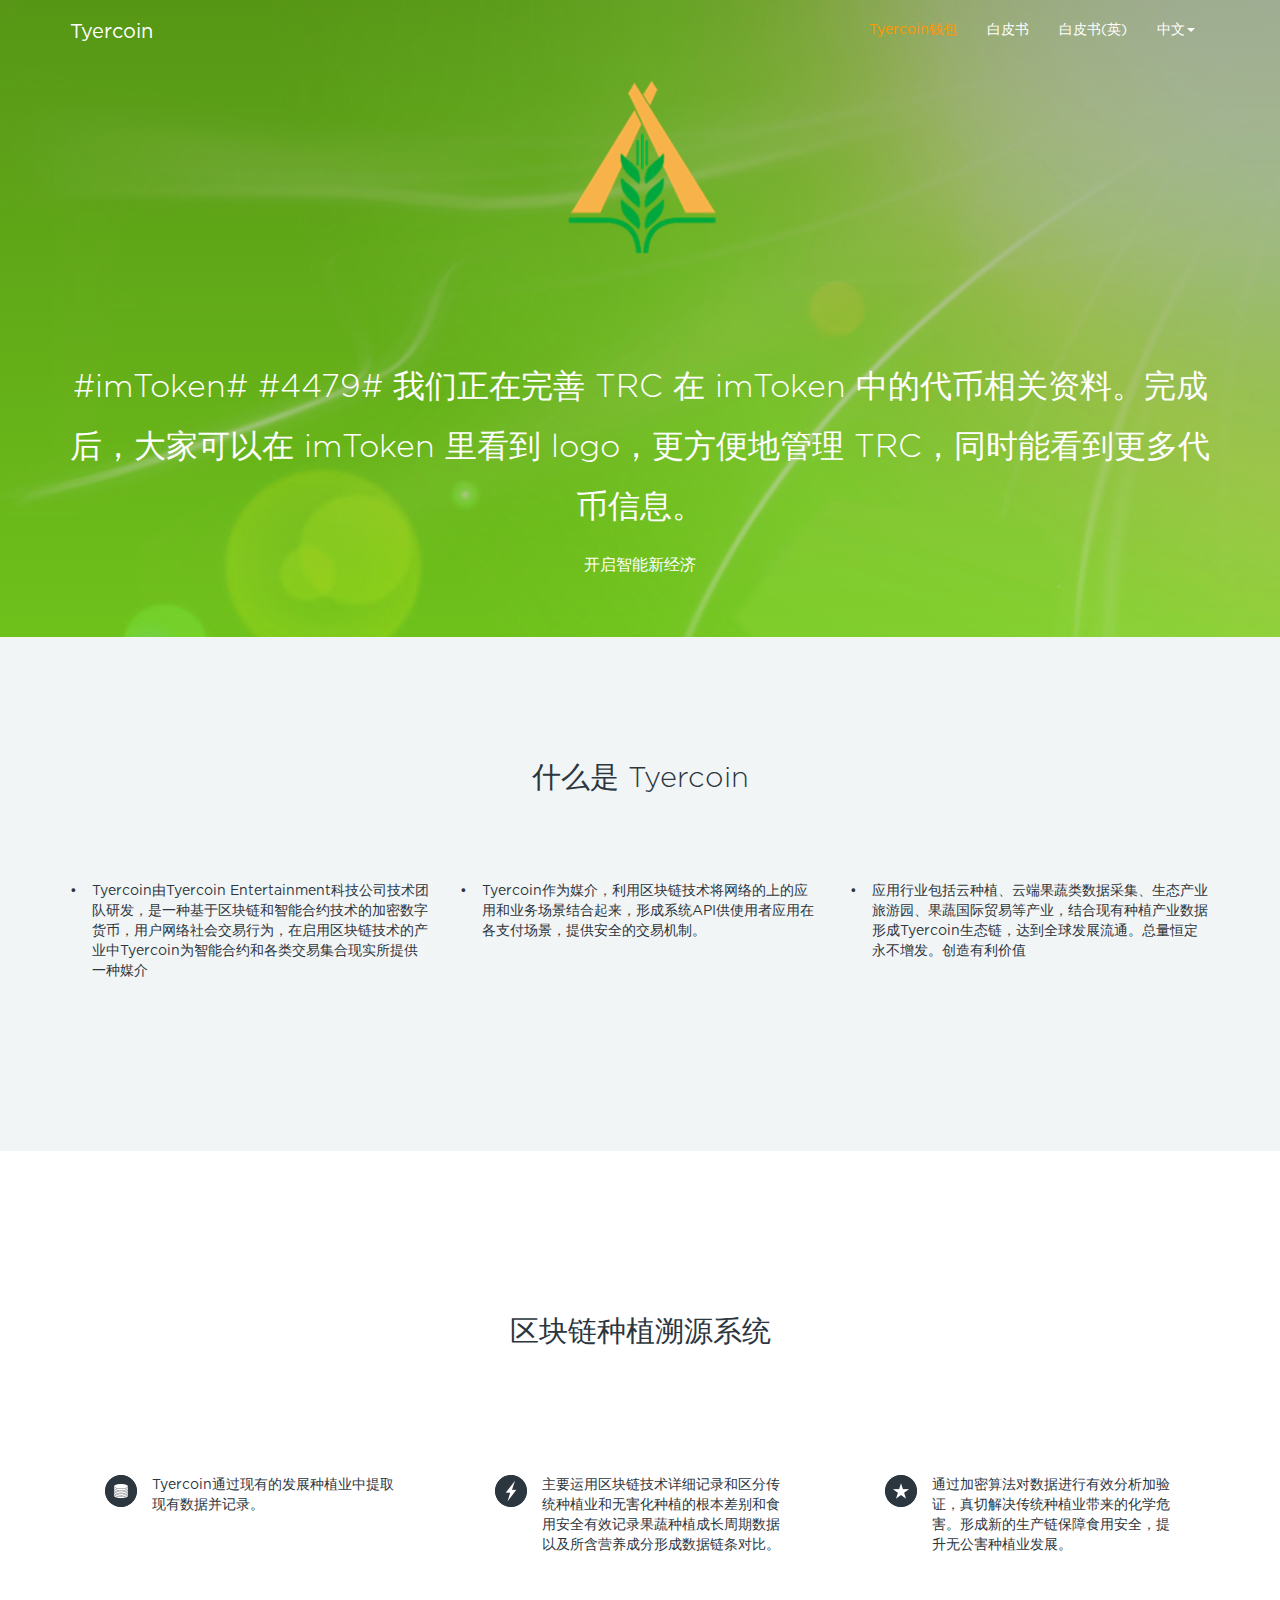
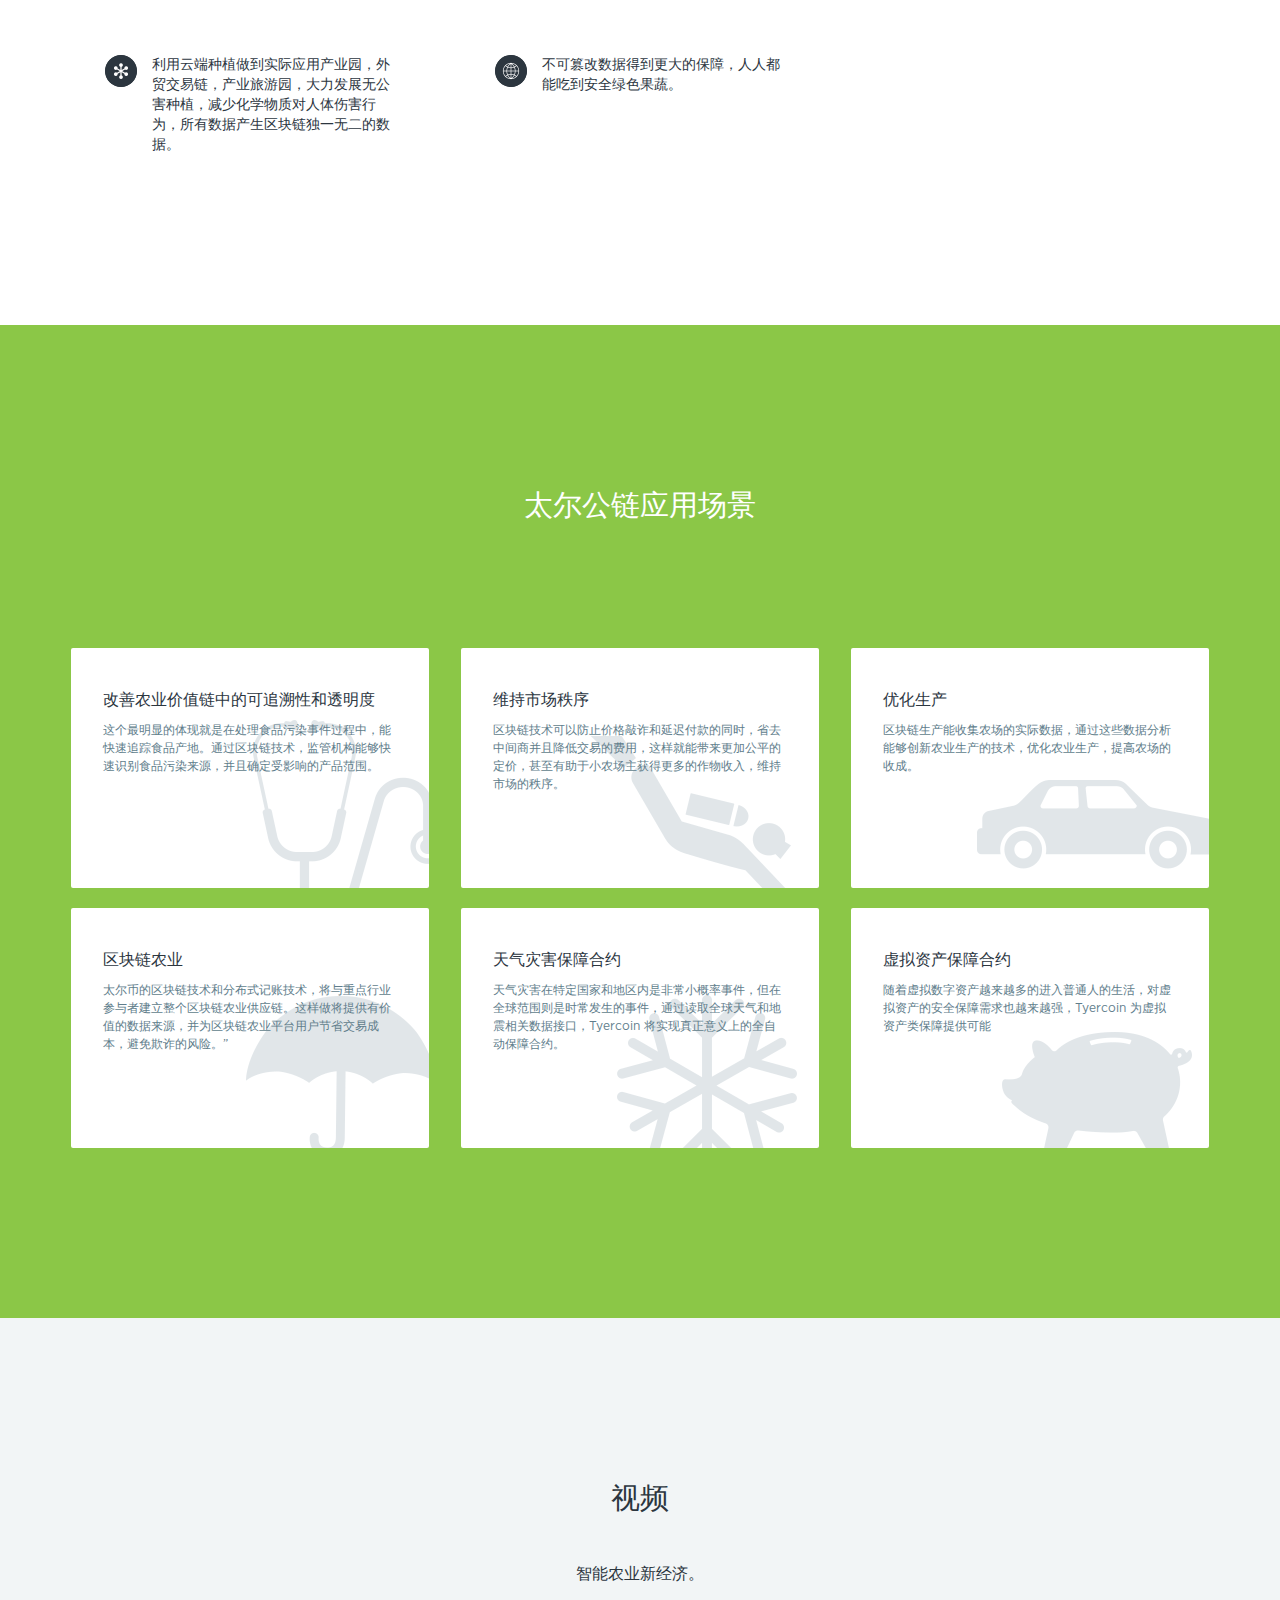
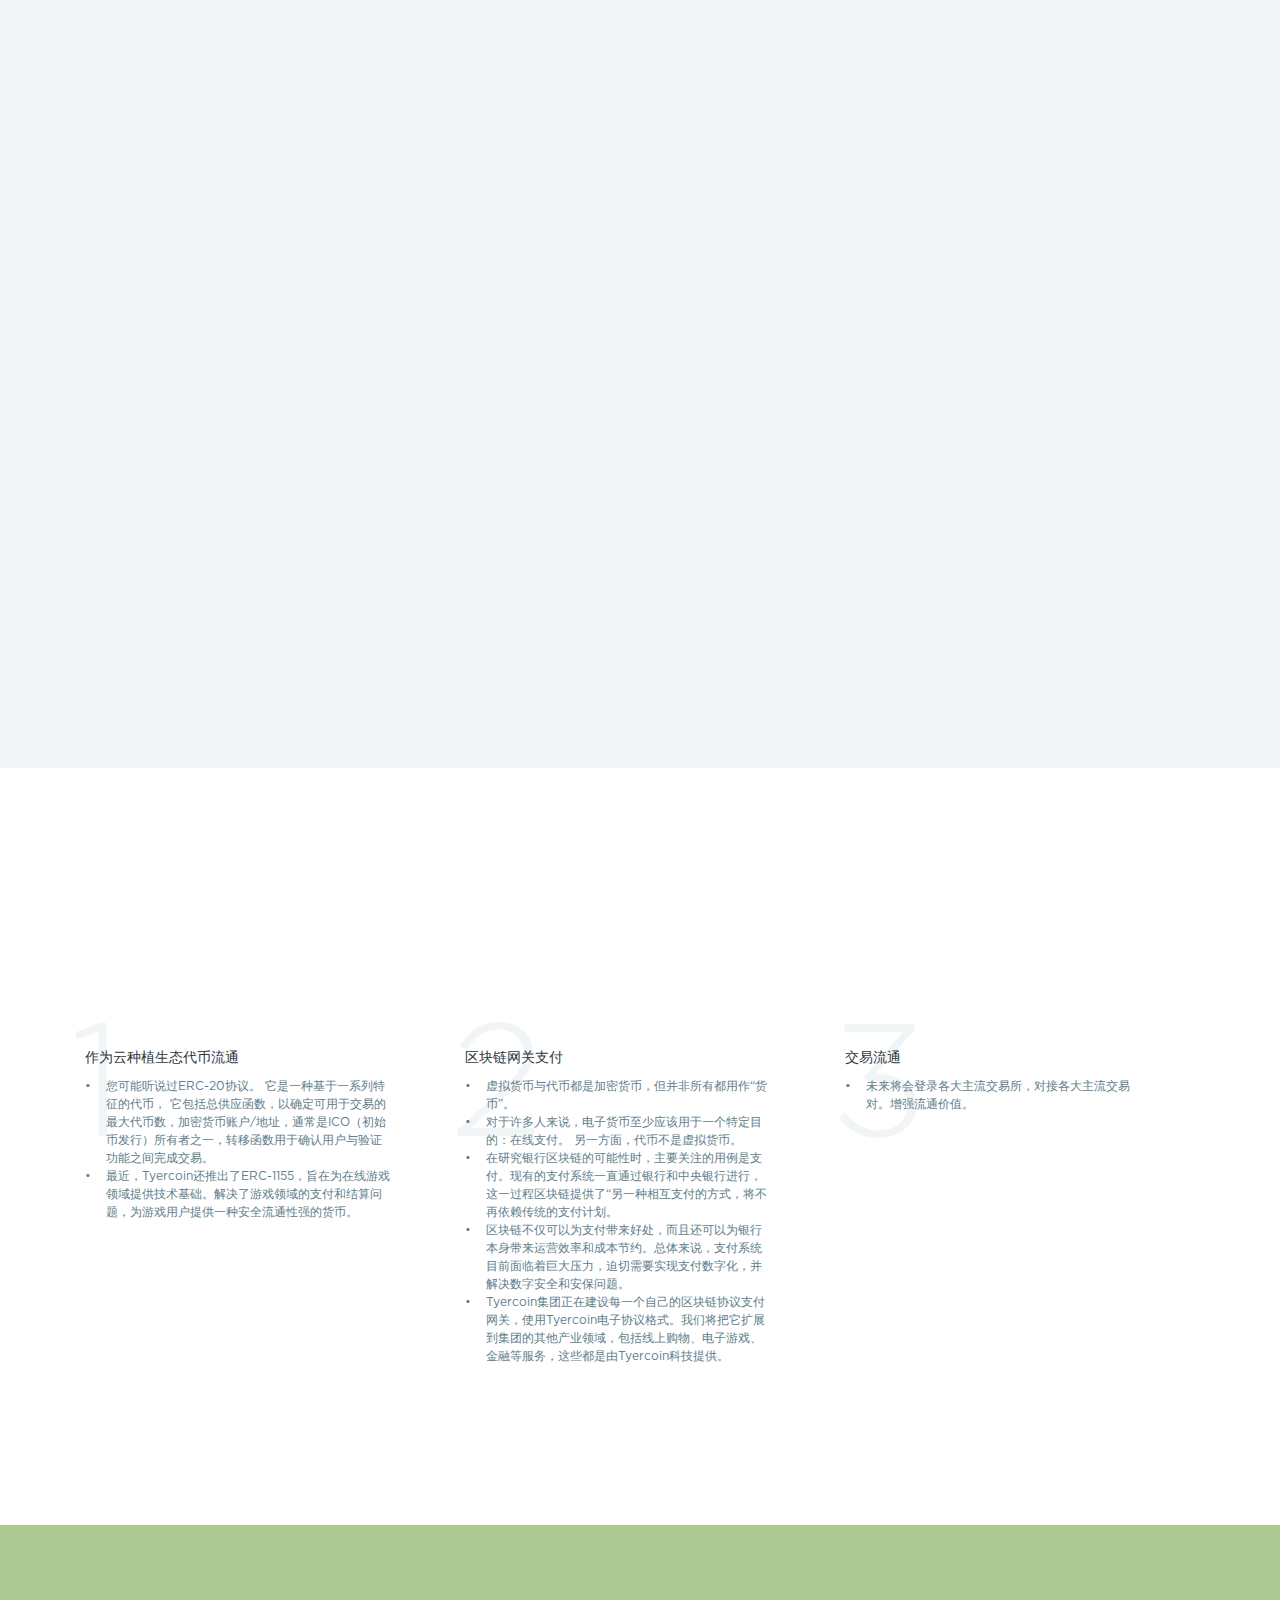
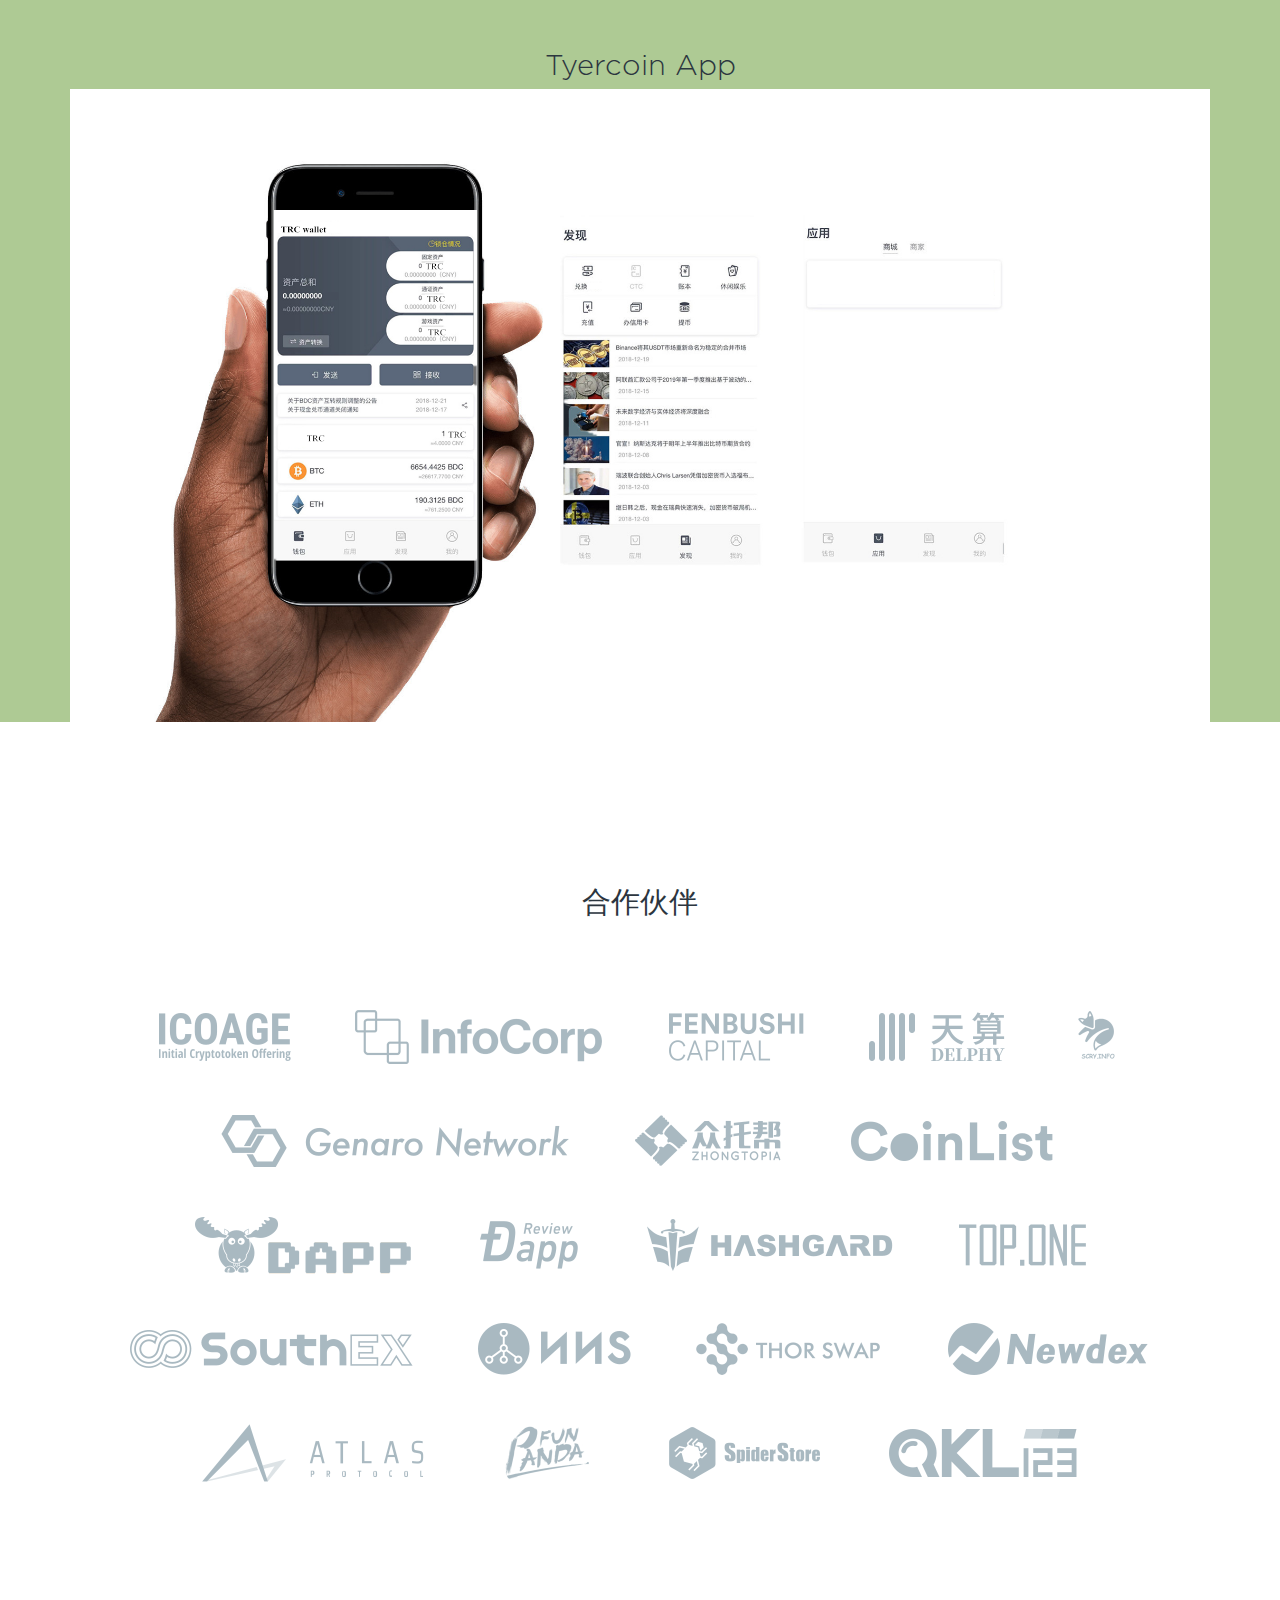
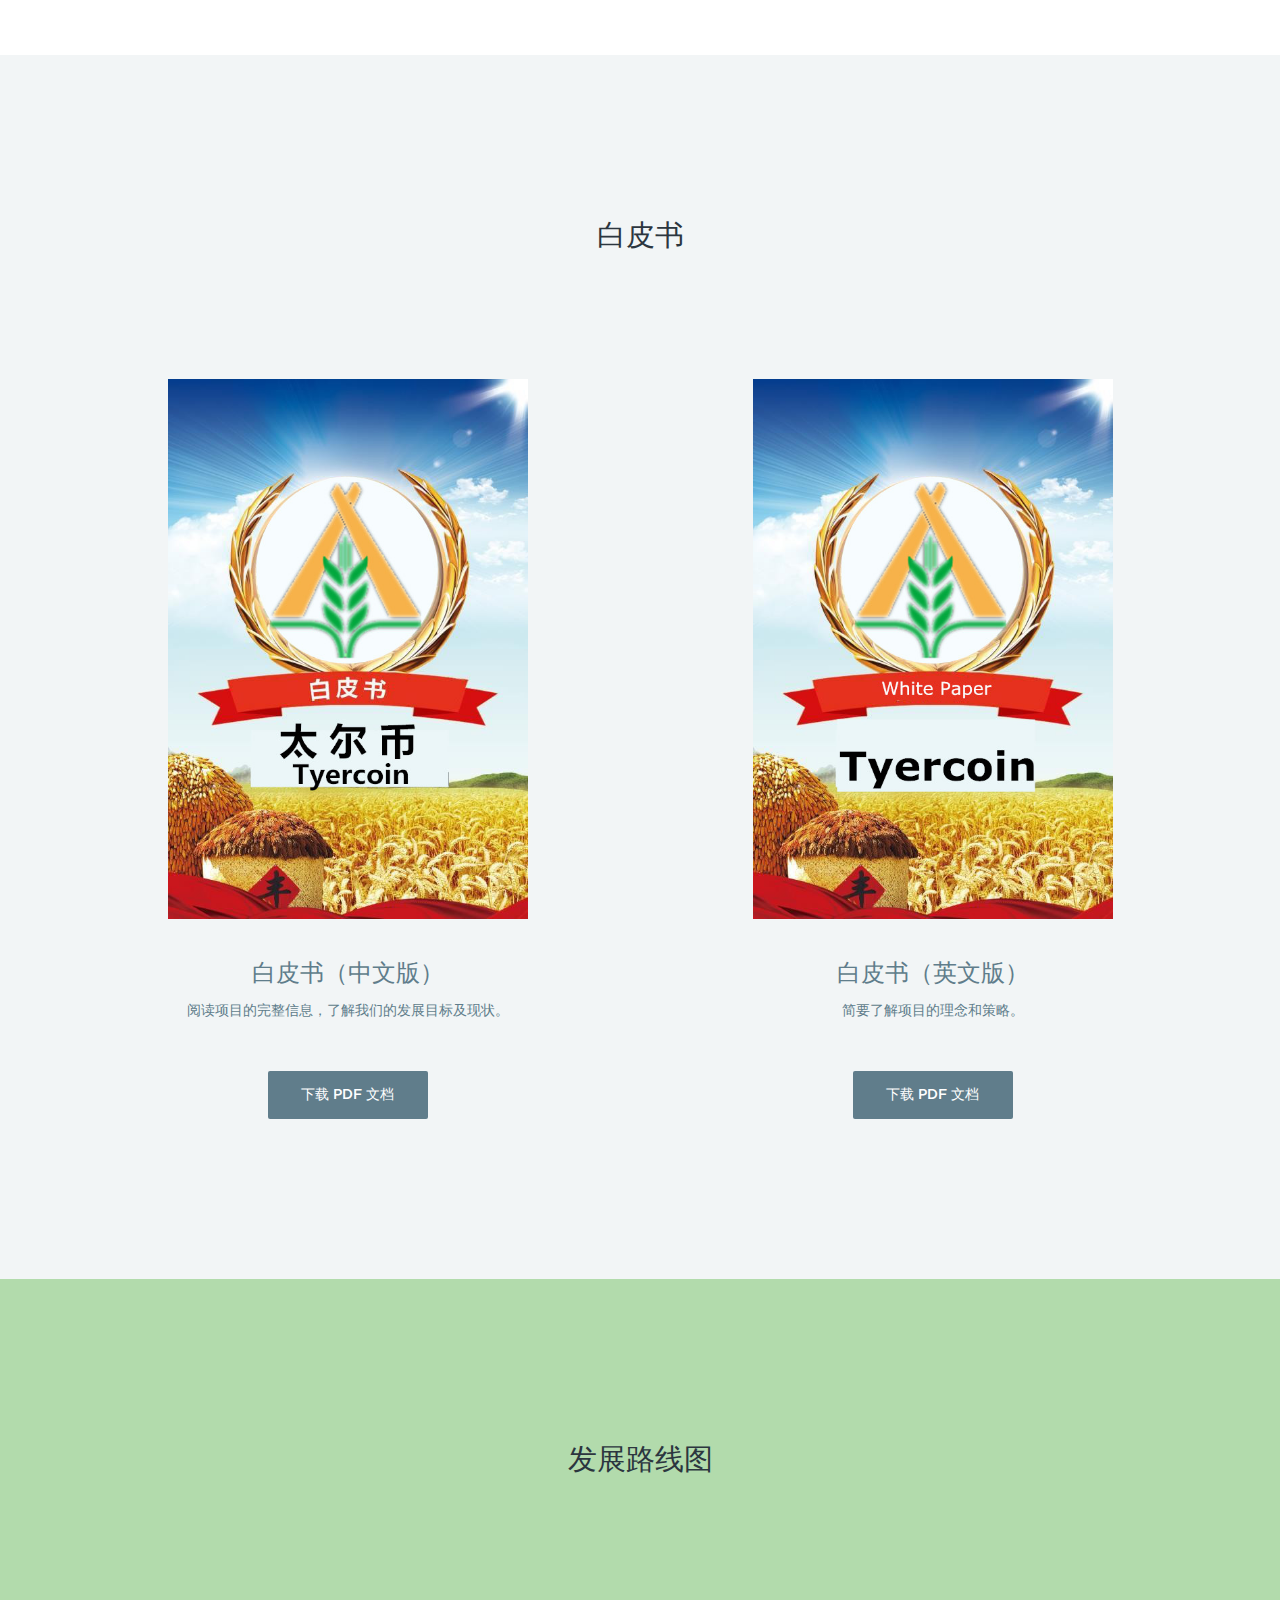
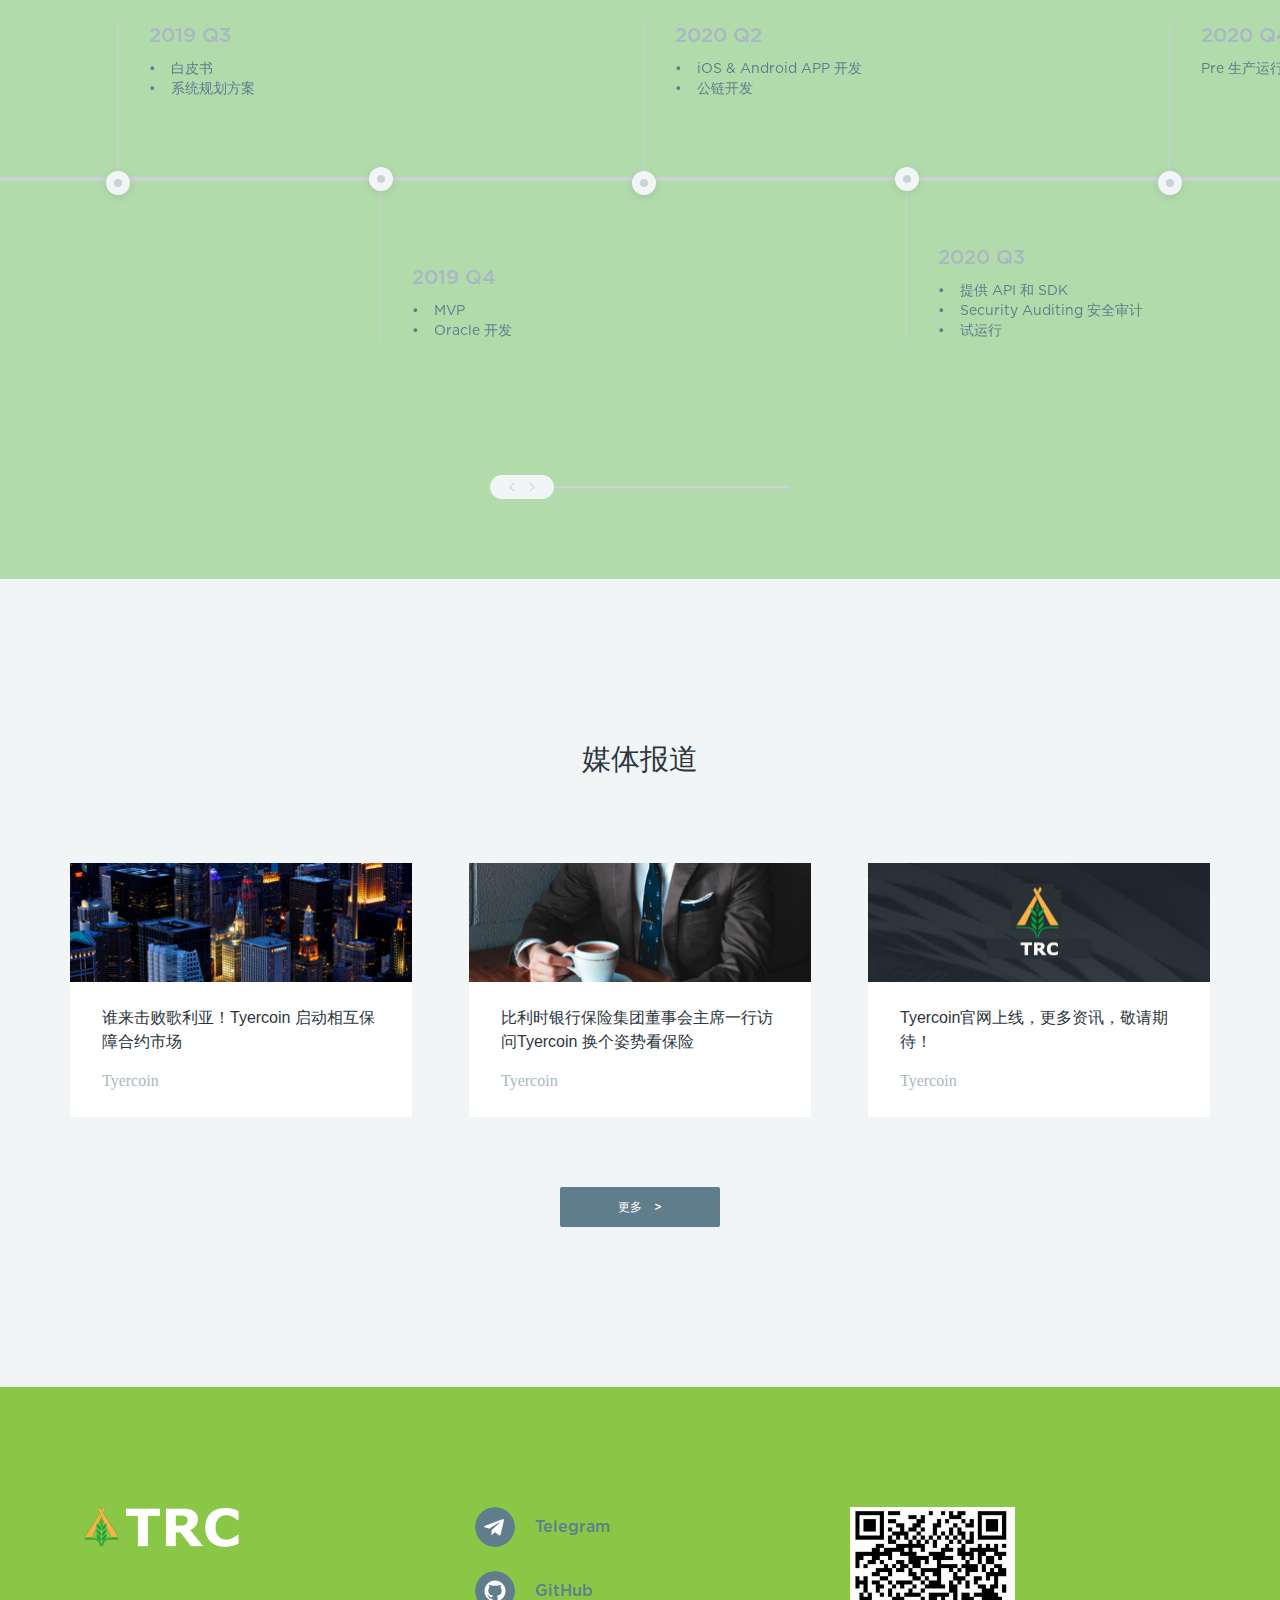
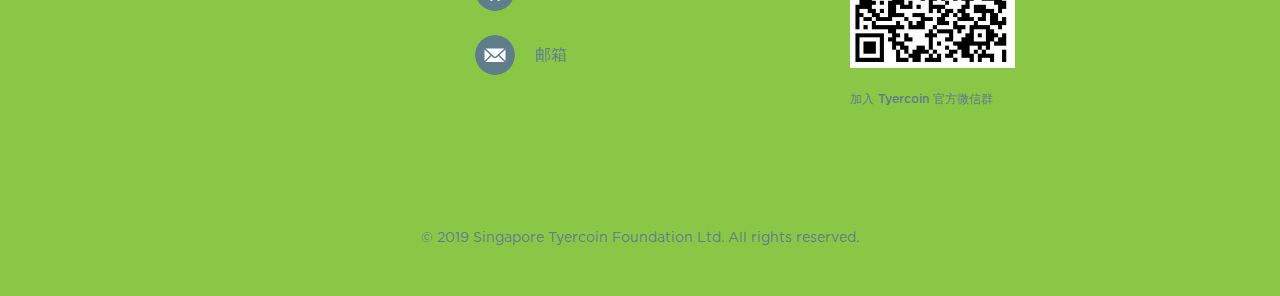
<file: index.html>
<!DOCTYPE html>
<html lang="en">

<head>
  <meta charset="UTF-8">
  <meta name="viewport" content="width=device-width, user-scalable=no, initial-scale=1.0, maximum-scale=1.0, minimum-scale=1.0">
  <meta name="baidu-site-verification" content="2M0dD2dcjt" />
  <meta name="description" content="Tyercoin ICO,Tyercoin ICO官方网站，Tyercoin是一个基于以太坊的、去中心化的、开源的相互保障合约市场。已经应用于有1000万用户的众托帮。">
  <meta name="keywords" content="Tyercoin，Tyercoin，ICO,大病保障合约">
  <title>Tyercoin 官网 - 开启智能新经济</title>
  <link rel="shortcut icon" type="image/x-icon" href="../images/favicon.ico" />
  <link rel="stylesheet" type="text/css" href="../css/bootstrap.min.css">
  <link rel="stylesheet" type="text/css" href="../css/ico-common.min.css?v=2017122201">
  <!--[if lte IE 9]>
  <script src="../js/html5shiv.min.js"></script>
  <script src="../js/respond.min.js"></script>
  <![endif]-->
</head>

<body onload="loaded()">
  <!--头部-->
  <div class="ico-top center-align">
    <nav class="ico-nav navbar navbar-default">
      <div class="container">
          <div class="dropdown pull-right">
              <a href="javascript:;" class="dropdown-toggle" data-toggle="dropdown" role="button" aria-haspopup="true" aria-expanded="false">中文<span class="caret"></span></a>
              <ul class="dropdown-menu">
                  <li>
                      <a href="">English</a>
                  </li>
              </ul>
          </div> 
        <a href="https://www.tyercoin.com/wp/wpen.pdf" class="pull-right ico-book" target="_blank">白皮书(英)</a>
        <a href="https://www.tyercoin.com/wp/wpcn.pdf" class="pull-right ico-book hidden-xs" target="_blank">白皮书</a>
        <a href="" class="pull-right ico-book color-f9" target="_blank">Tyercoin钱包</a>
        <div class="navbar-header">
          <a class="navbar-brand" href="/">Tyercoin</a>
        </div>
      </div>
    </nav>
    <div class="container">
      <img src="../images/icon/header_logo@2x.png" class="header-logo">
      <div class="invalid-name">#imToken# #4479# 我们正在完善 TRC 在 imToken 中的代币相关资料。完成后，大家可以在 imToken 里看到 logo，更方便地管理 TRC，同时能看到更多代币信息。</div>
      <div class="slogan">开启智能新经济</div>
      <!-- <div class="exchange center-align">
        <p>Tyercoin 可以从以下交易所获得</p>
        <ul>
          <li><a target="_blank" href="https://gate.io/trade/MDS_ETH"><img src="../images/gate.io@2x.png"></a></li>
          <li><a target="_blank" href="https://www.cex.com/market/mds_usdt"><img src="../images/cex.com@2x.png"></a></li>
        </ul>
      </div> -->
    </div>
    <div class="bg-cover"></div>
  </div>
  <!-- 订阅最新资讯 
  <div class="ico-subscribe ">
    <div class="container">
      <div class="row">
        <div class="col-sm-7">
          <h4>订阅我们的最新资讯</h4>
           Begin MailChimp Signup Form 
          <div id="mc_embed_signup">
            <form action="https://medishares.us17.list-manage.com/subscribe/post?u=d50dc5ddc7e4f7d2a1368320e&amp;id=42be46d271" method="post" id="mc-embedded-subscribe-form" name="mc-embedded-subscribe-form" class="validate" target="_blank" novalidate>
                <div id="mc_embed_signup_scroll">
                   <input type="email" value="" name="EMAIL" class="email ico-email" id="mce-EMAIL" placeholder="输入您的邮箱地址" required>
                    real people should not fill this in and expect good things - do not remove this or risk form bot signups
                    <div style="position: absolute; left: -5000px;" aria-hidden="true"><input type="text" name="b_d50dc5ddc7e4f7d2a1368320e_42be46d271" tabindex="-1" value=""></div>
                    <span class="clear"><input type="submit" value="订阅" name="subscribe" id="mc-embedded-subscribe" class="button btn btn1"></span>
                </div>
            </form>
          </div>
         End mc_embed_signup
        </div>
        <div class="col-sm-5 telegram">
          <h4>Telegram</h4>
          <a href="https://t.me/joinchat/JzYgDRPBD0xQ7-d7NwSp2A" class='btn btn2' target="_blank"><img src="../images/icon/telegram_icon@2x.png" width='24'><span>加入讨论</span></a>
        </div>
      </div>
    </div>
  </div>
  什么是 MediShares -->
  <div class="ico-des bgf2">
    <div class="container">
      <div class="ico-des-title center-align">什么是 Tyercoin</div>
      <ul class="row ico-des-list">
        <li class="col-sm-4 col-xs-12"><span class="ico-des-dot">•</span><div>Tyercoin由Tyercoin Entertainment科技公司技术团队研发，是一种基于区块链和智能合约技术的加密数字货币，用户网络社会交易行为，在启用区块链技术的产业中Tyercoin为智能合约和各类交易集合现实所提供一种媒介</div></li>
        <li class="col-sm-4 col-xs-12"><span class="ico-des-dot">•</span><div>Tyercoin作为媒介，利用区块链技术将网络的上的应用和业务场景结合起来，形成系统API供使用者应用在各支付场景，提供安全的交易机制。</div></li>
        <li class="col-sm-4 col-xs-12"><span class="ico-des-dot">•</span><div>应用行业包括云种植、云端果蔬类数据采集、生态产业旅游园、果蔬国际贸易等产业，结合现有种植产业数据形成Tyercoin生态链，达到全球发展流通。总量恒定永不增发。创造有利价值</div></li>
      </ul>
    </div>
  </div>
  <!-- MediShares 的优势 -->
  <div class="ico-superiority pd-160">
    <div class="container">
      <div class="ico-des-title center-align">区块链种植溯源系统</div>
      <ul class="row">
        <li class="col-xs-12 col-sm-4"><span class="ico-sup-icon"><img src="../images/icon/advantage_icon_1@2x.png"></span><div>Tyercoin通过现有的发展种植业中提取现有数据并记录。</div></li>
        <li class="col-xs-12 col-sm-4"><span class="ico-sup-icon"><img src="../images/icon/advantage_icon_2@2x.png"></span><div>主要运用区块链技术详细记录和区分传统种植业和无害化种植的根本差别和食用安全有效记录果蔬种植成长周期数据以及所含营养成分形成数据链条对比。</div></li>
        <li class="col-xs-12 col-sm-4"><span class="ico-sup-icon"><img src="../images/icon/advantage_icon_3@2x.png"></span><div>通过加密算法对数据进行有效分析加验证，真切解决传统种植业带来的化学危害。形成新的生产链保障食用安全，提升无公害种植业发展。</div></li>
        <li class="col-xs-12 col-sm-4"><span class="ico-sup-icon"><img src="../images/icon/advantage_icon_4@2x.png"></span><div>利用云端种植做到实际应用产业园，外贸交易链，产业旅游园，大力发展无公害种植，减少化学物质对人体伤害行为，所有数据产生区块链独一无二的数据。</div></li>
        <li class="col-xs-12 col-sm-4"><span class="ico-sup-icon"><img src="../images/icon/advantage_icon_5@2x.png"></span><div>不可篡改数据得到更大的保障，人人都能吃到安全绿色果蔬。</div></li>
      </ul>
    </div>
  </div>
  <!-- 应用场景 -->
  <div class="ico-application pd-160">
    <div class="container">
      <div class="ico-des-title center-align">太尔公链应用场景</div>
      <ul class="row  ico-apl-list mt-100">
        <li class="col-xs-12 col-sm-4">
          <div class="ico-apl-detail">
            <div class="ico-apl-title">改善农业价值链中的可追溯性和透明度</div>
            <div class="ico-apl-info">
              这个最明显的体现就是在处理食品污染事件过程中，能快速追踪食品产地。通过区块链技术，监管机构能够快速识别食品污染来源，并且确定受影响的产品范围。
            </div>
          </div>
        </li>
        <li class="col-xs-12 col-sm-4">
          <div class="ico-apl-detail">
            <div class="ico-apl-title">维持市场秩序</div>
             <div class="ico-apl-info">
              区块链技术可以防止价格敲诈和延迟付款的同时，省去中间商并且降低交易的费用，这样就能带来更加公平的定价，甚至有助于小农场主获得更多的作物收入，维持市场的秩序。
            </div>
          </div>
        </li>
        <li class="col-xs-12 col-sm-4">
          <div class="ico-apl-detail">
            <div class="ico-apl-title">优化生产</div>
            <div class="ico-apl-info">
              区块链生产能收集农场的实际数据，通过这些数据分析能够创新农业生产的技术，优化农业生产，提高农场的收成。
            </div>
          </div>
        </li>
        <li class="col-xs-12 col-sm-4">
          <div class="ico-apl-detail">
            <div class="ico-apl-title">区块链农业</div>
            <div class="ico-apl-info">
              太尔币的区块链技术和分布式记账技术，将与重点行业参与者建立整个区块链农业供应链。这样做将提供有价值的数据来源，并为区块链农业平台用户节省交易成本，避免欺诈的风险。”

            </div>
          </div>
        </li>
        <li class="col-xs-12 col-sm-4">
          <div class="ico-apl-detail">
            <div class="ico-apl-title">天气灾害保障合约</div>
            <div class="ico-apl-info">
              天气灾害在特定国家和地区内是非常小概率事件，但在全球范围则是时常发生的事件，通过读取全球天气和地震相关数据接口，Tyercoin 将实现真正意义上的全自动保障合约。
            </div>
          </div>
        </li>
        <li class="col-xs-12 col-sm-4">
          <div class="ico-apl-detail">
            <div class="ico-apl-title">虚拟资产保障合约</div>
            <div class="ico-apl-info">
             随着虚拟数字资产越来越多的进入普通人的生活，对虚拟资产的安全保障需求也越来越强，Tyercoin 为虚拟资产类保障提供可能
            </div>
          </div>
        </li>
      </ul>
    </div>
  </div>
<!-- 视频 -->
<div class="ico-video pd-160  bgf2">
  <div class="container">
      <div class="ico-des-title center-align">视频</div>
      <div class="row">
          <div class="col-xs-10 col-xs-offset-1">
              <p class="video-title">智能农业新经济。</p>
              <iframe class="video-iframe" src="https://www.youtube.com/embed/lpU_s7TX3eY?rel=0&amp;controls=0&amp;showinfo=0" frameborder="0" allowfullscreen></iframe>
          </div>
      </div>
  </div>
</div>
  <!-- 保障合约市场 -->
  <div class="ico-market pd-160">
    <div class="container">
      <div class="ico-des-title center-align"></div>
      <ul class="mt-120">
        <li class="col-xs-12 col-sm-4 ico-market-list list1">
          <div class="ico-market-title">作为云种植生态代币流通</div>
          <ul class="ico-apl-info">
            <li><span class="ico-des-dot">•</span><div>您可能听说过ERC-20协议。 它是一种基于一系列特征的代币， 它包括总供应函数，以确定可用于交易的最大代币数，加密货币账户/地址，通常是ICO（初始币发行）所有者之一，转移函数用于确认用户与验证功能之间完成交易。</div></li>
            <li><span class="ico-des-dot">•</span><div>最近，Tyercoin还推出了ERC-1155，旨在为在线游戏领域提供技术基础。解决了游戏领域的支付和结算问题，为游戏用户提供一种安全流通性强的货币。</div></li>
          </ul>
        </li>
        <li class="col-xs-12 col-sm-4 ico-market-list list2">
          <div class="ico-market-title">区块链网关支付</div>
          <ul class="ico-apl-info">
            <li><span class="ico-des-dot">•</span><div>虚拟货币与代币都是加密货币，但并非所有都用作“货币”。</div></li>
            <li><span class="ico-des-dot">•</span><div>对于许多人来说，电子货币至少应该用于一个特定目的：在线支付。 另一方面，代币不是虚拟货币。</div></li>
            <li><span class="ico-des-dot">•</span><div>在研究银行区块链的可能性时，主要关注的用例是支付。现有的支付系统一直通过银行和中央银行进行，这一过程区块链提供了“另一种相互支付的方式，将不再依赖传统的支付计划。</div></li>
            <li><span class="ico-des-dot">•</span><div>区块链不仅可以为支付带来好处，而且还可以为银行本身带来运营效率和成本节约。总体来说，支付系统目前面临着巨大压力，迫切需要实现支付数字化，并解决数字安全和安保问题。</div></li>
            <li><span class="ico-des-dot">•</span><div>Tyercoin集团正在建设每一个自己的区块链协议支付网关，使用Tyercoin电子协议格式。我们将把它扩展到集团的其他产业领域，包括线上购物、电子游戏、金融等服务，这些都是由Tyercoin科技提供。</div></li>
          </ul>
        </li>
        <li class="col-xs-12 col-sm-4 ico-market-list list3">
          <div class="ico-market-title">交易流通</div>
          <ul class="ico-apl-info">
            <li><span class="ico-des-dot">•</span><div>未来将会登录各大主流交易所，对接各大主流交易对。增强流通价值。</div></li>
            <!-- <li><span class="ico-des-dot">•</span><div>Tyercoin在全球各行业领域的流通应用，交易的安全性和便捷在一定程度增强全球交易性，2019年将登陆6个国家数字货币交易平台，将于BTC、ETH、EOS等主流比进行置换流通。</div></li>
            <li><span class="ico-des-dot">•</span><div>综上所述潜在活动与项目是确定代币价值的评估，从理论上讲，数以百万计的代币是可以共存。 这与股市相当。 每个代币都有特定的基本特征，加密投资者最困难的任务是在数千种代币的市场中选择正确的加密投资，并避免投资在毫无价值的代币。</div></li>-->
          </ul>
        </li>
      </ul>
    </div>
  </div>
  <!-- APP -->
  <div class="ico-app">
    <div class="container">
      <div class="ico-des-title center-align">Tyercoin App</div>
      <img src="../images/MediSharesApp.png" width="100%">
    </div>
  </div>
  <!-- 合作伙伴 -->
  <div class="ico-partner pd-160  center-align">
    <div class="container">
      <div class="ico-des-title">合作伙伴</div>
      <ul class="row  mt-40 center-align">
          <li class="col-xs-12  ico-partner-list">
              <a href="https://infocorp.io/"  target="_blank"><img src="../images/partner_1_logo@2x.png" ></a>
            </li>
        <li class="col-xs-12  ico-partner-list">
          <a href="https://infocorp.io/"  target="_blank"><img src="../images/partner_7_logo@2x.png" ></a>
        </li>
        <li class="col-xs-12  ico-partner-list">
          <a href="http://fenbushi.vc/"  target="_blank"><img src="../images/partner_3_logo@2x.png" ></a>
        </li>
        <li class="col-xs-12  ico-partner-list">
           <a href="https://delphy.org/"  target="_blank"><img src="../images/partner_6_logo@2x.png" ></a>
        </li>
        <li class="col-xs-12  ico-partner-list">
           <a href="http://scry.info"  target="_blank"><img src="../images/partner_5_logo@2x.png" ></a>
        </li>
        <li class="col-xs-12  ico-partner-list">
           <a href="https://genaro.network/en/"  target="_blank"><img src="../images/partner_8_logo@2x.png" ></a>
        </li>
        <li class="col-xs-12  ico-partner-list">
           <a href="http://www.zhongtuobang.com/"  target="_blank"><img src="../images/partner_4_logo@2x.png" ></a>
        </li>
        <li class="col-xs-12  ico-partner-list">
            <a href="http://www.zhongtuobang.com/"  target="_blank"><img src="../images/partner_2_logo@2x.png" ></a>
         </li>
         <li class="col-xs-12  ico-partner-list">
            <a href="http://www.zhongtuobang.com/"  target="_blank"><img src="../images/ydapp.png" ></a>
         </li>
        </li>
        <li class="col-xs-12  ico-partner-list">
           <a href="http://www.zhongtuobang.com/"  target="_blank"><img src="../images/review.png" ></a>
        </li>
        <li class="col-xs-12  ico-partner-list">
            <a href="http://www.zhongtuobang.com/"  target="_blank"><img src="../images/partner_9_logo@2x.png" ></a>
         </li>
        </li>
        <li class="col-xs-12  ico-partner-list">
            <a href="http://www.zhongtuobang.com/"  target="_blank"><img src="../images/topone.png" ></a>
         </li>
        </li>
        <li class="col-xs-12  ico-partner-list">
            <a href="http://www.zhongtuobang.com/"  target="_blank"><img src="../images/southex.png" ></a>
         </li>
        </li>
        <li class="col-xs-12  ico-partner-list">
            <a href="http://www.zhongtuobang.com/"  target="_blank"><img src="../images/nns.png" ></a>
         </li>
        </li>
        <li class="col-xs-12  ico-partner-list">
            <a href="http://www.zhongtuobang.com/"  target="_blank"><img src="../images/thorswap.png" ></a>
         </li>
        </li>
        <li class="col-xs-12  ico-partner-list">
            <a href="http://www.zhongtuobang.com/"  target="_blank"><img src="../images/newdex.png" ></a>
         </li>
        </li>
        <li class="col-xs-12  ico-partner-list">
            <a href="http://www.zhongtuobang.com/"  target="_blank"><img src="../images/atlas.png" ></a>
         </li>
        </li>
        <li class="col-xs-12  ico-partner-list">
            <a href="http://www.zhongtuobang.com/"  target="_blank"><img src="../images/pandafun.png" ></a>
         </li>
        </li>
        <li class="col-xs-12  ico-partner-list">
            <a href="http://www.zhongtuobang.com/"  target="_blank"><img src="../images/spider.png" ></a>
         </li>
        </li>
        <li class="col-xs-12  ico-partner-list">
            <a href="http://www.zhongtuobang.com/"  target="_blank"><img src="../images/qkl.jpg" ></a>
         </li>
      </ul>
    </div>
  </div>
  <!-- 白皮书 -->
  <div class="ico-paper pd-160 bgf2">
    <div class="container center-align">
      <div class="ico-des-title  center-align">白皮书</div>
      <div class="row">
        <div class="col-sm-4 col-sm-offset-1 col-xs-6">
          <img src="../images/white-cn.jpg" width="100%">
          <h4>白皮书（中文版）</h4>
          <p class="hidden-xs hidden-sm">阅读项目的完整信息，了解我们的发展目标及现状。</p>
          <a class="download" target="_blank" href="https://www.tyercoin.com/wp/wpcn.pdf" download>下载 PDF 文档</a>
        </div>
        <div class="col-sm-4 col-sm-offset-2 col-xs-6">
          <img src="../images/light-cn.jpg" width="100%">
          <h4>白皮书（英文版）</h4>
          <p class="hidden-xs hidden-sm">简要了解项目的理念和策略。</p>
          <a class="download" target="_blank" href="https://www.tyercoin.com/wp/wpen.pdf" download>下载 PDF 文档</a>
        </div>
      </div>
    </div>
  </div>
  <!-- 发展路线图 -->
  <div class="ico-develop pd-160">
    <div class="container">
      <div class="ico-des-title  center-align">发展路线图</div>
    </div>
    <div id="wrapper">
      <div id="scroller">
        <div class="scroll-box" id="scroll-box">
          <ul class="row  mt-170">
            <li class="col-xs-12  ico-develop-list">
              <div class="develop-box">
                  <div class="dev-date">2019 Q3</div>
                  <div class="dev-des">
                    <ul>
                      <li><span class="ico-des-dot">•</span><div>白皮书</div></li>
                      <li><span class="ico-des-dot">•</span><div>系统规划方案</div></li>
                    </ul>
                  </div>
              </div>
            </li>
            <li class="col-xs-12  ico-develop-list">
              <div class="develop-box">
                  <div class="dev-date">2019 Q4</div>
                  <div class="dev-des">
                    <ul>
                      <li><span class="ico-des-dot">•</span><div>MVP</div></li>
                      <li><span class="ico-des-dot">•</span><div>Oracle 开发</div></li>
                    </ul></div>
              </div>
            </li>
            <li class="col-xs-12  ico-develop-list">
              <div class="develop-box">
                  <div class="dev-date">2020 Q2</div>
                  <div class="dev-des">
                    <ul>
                      <li><span class="ico-des-dot">•</span><div>iOS & Android APP 开发</div></li>
                      <li><span class="ico-des-dot">•</span><div>公链开发</div></li>
                    </ul>
                  </div>
              </div>
            </li>
            <li class="col-xs-12  ico-develop-list">
              <div class="develop-box">
                  <div class="dev-date">2020 Q3</div>
                  <div class="dev-des">
                    <ul>
                      <li><span class="ico-des-dot">•</span><div>提供 API 和 SDK</div></li>
                      <li><span class="ico-des-dot">•</span><div>Security Auditing 安全审计</div></li>
                      <li><span class="ico-des-dot">•</span><div>试运行</div></li>
                    </ul>
                  </div>
              </div>
            </li>
            <li class="col-xs-12  ico-develop-list">
              <div class="develop-box">
                  <div class="dev-date">2020 Q4</div>
                  <div class="dev-des">Pre 生产运行</div>
              </div>
            </li>
          </ul>
        </div>
      </div>
    </div>
  </div>
  <!-- 媒体报道 -->
  <div class="ico-report pd-160 bgf2">
    <div class="container">
      <div class="ico-des-title  center-align">媒体报道</div>
      <div id="carousel-example-generic" class="carousel slide  hidden-sm hidden-xs" data-ride="carousel">
        <div class="carousel-inner" role="listbox">
          <div class="item active">
            <ul class="clearfix">
              <li>
                <a href="https://beldenbdc.github.io/cn/" target="_blank">
                  <img src="../images/news_01.jpg" width="100%">
                  <div class="carousel-text">谁来击败歌利亚！Tyercoin 启动相互保障合约市场
                  </div>
                  <div class="media"> Tyercoin</div>
                </a>
              </li>
              <li>
                <a href="https://beldenbdc.github.io/cn/"  target="_blank">
                  <img src="../images/news_02.jpg" width="100%">
                  <div class="carousel-text">比利时银行保险集团董事会主席一行访问Tyercoin 换个姿势看保险
                  </div>
                  <div class="media"> Tyercoin</div>
                </a>
              </li>
              <li>
                <a href="https://beldenbdc.github.io/cn/"  target="_blank">
                  <img src="../images/news_03.jpg" width="100%">
                  <div class="carousel-text">Tyercoin官网上线，更多资讯，敬请期待！
                  </div>
                  <div class="media"> Tyercoin</div>
                </a>
              </li>
            </ul>
          </div>
        </div>
      </div>
      <div id="carousel2" class="carousel slide hidden-md hidden-lg" data-ride="carousel">
        <div class="carousel-inner" role="listbox">
          <div class="item active">
            <a href="https://beldenbdc.github.io/cn/" target="_blank">
              <img src="../images/news_01.jpg" width="100%">
              <div class="carousel-text">谁来击败歌利亚！Tyercoin 启动相互保障合约市场
              </div>
              <div class="media"> Tyercoin</div>
            </a>
          </div>
          <div class="item">
            <a href="https://beldenbdc.github.io/cn/"  target="_blank">
              <img src="../images/news_02.jpg" width="100%">
              <div class="carousel-text">比利时银行保险集团董事会主席一行访问Tyercoin 换个姿势看保险
              </div>
              <div class="media"> Tyercoin</div>
            </a>
          </div>
          <div class="item">
            <a href="https://beldenbdc.github.io/cn/"  target="_blank">
              <img src="../images/news_03.jpg" width="100%">
              <div class="carousel-text">Tyercoin官网上线，更多资讯，敬请期待！
              </div>
              <div class="media"> Tyercoin</div>
            </a>
          </div>
        </div>
        <a class="carousel-control prev" href="#carousel2" role="button" data-slide="prev">
          <img src="../images/icon/previous_button@2x.png" width="24">
        </a>
        <a class="carousel-control next" href="#carousel2" role="button" data-slide="next">
          <img src="../images/icon/next_button@2x.png" width="24">
        </a>
      </div>
      <a href="https://beldenbdc.github.io/cn/" class="view-more" target="_blank">
        <span>更多&nbsp;&nbsp;&nbsp;></span>
      </a>
    </div>
  </div>
  <!-- 底部 -->
  <footer>
    <div class="container">
      <div class="row">
        <div class="col-xs-12 col-sm-4 medi-shares">
          <img src="../images/icon/foot_logo@2x.png">
        </div>
        <div class="col-xs-12 col-sm-4">
           <ul class="contact-list">
             <li class="col-xs-6 col-sm-12">
               <a href="https://t.me/joinchat/JzYgDRPBD0xQ7-d7NwSp2A" target="_blank">
                  <span class="contact-icon"><img src="../images/icon/sns-icon-github@2x.png"></span>
                  <span>Telegram</span>
               </a>
             </li>
             <li class="col-xs-6 col-sm-12">
               <a href="https://github.com/tyercoin/" target="_blank">
                  <span class="contact-icon"><img src="../images/icon/sns_icon_github@2x.png"></span>
                  <span>GitHub</span>
               </a>
             </li>
             <li class="col-xs-6 col-sm-12">
               <a href="mailto:trc@tyercoin.com">
                  <span class="contact-icon"><img src="../images/icon/sns_icon_email@2x.png"></span>
                  <span>邮箱</span>
               </a>
             </li>
           </ul>
        </div>
        <div class="col-xs-8 col-sm-2 code-img">
          <img src="../images/qr_code.png" width="100%">
          <div class="code-tip">加入 Tyercoin 官方微信群</div>
        </div>
      </div>
      <div class="center-align copyright">© 2019 Singapore Tyercoin Foundation Ltd. All rights reserved.</div>
    </div>
  </footer>
  <script src="../js/jquery-3.2.1.min.js"></script>
  <script src="../js/bootstrap.min.js"></script>
  <script src="../js/iscroll.min.js"></script>
  <script src="../js/ico-common.js?v=2017122201"></script>
</body>

</html>
</file>
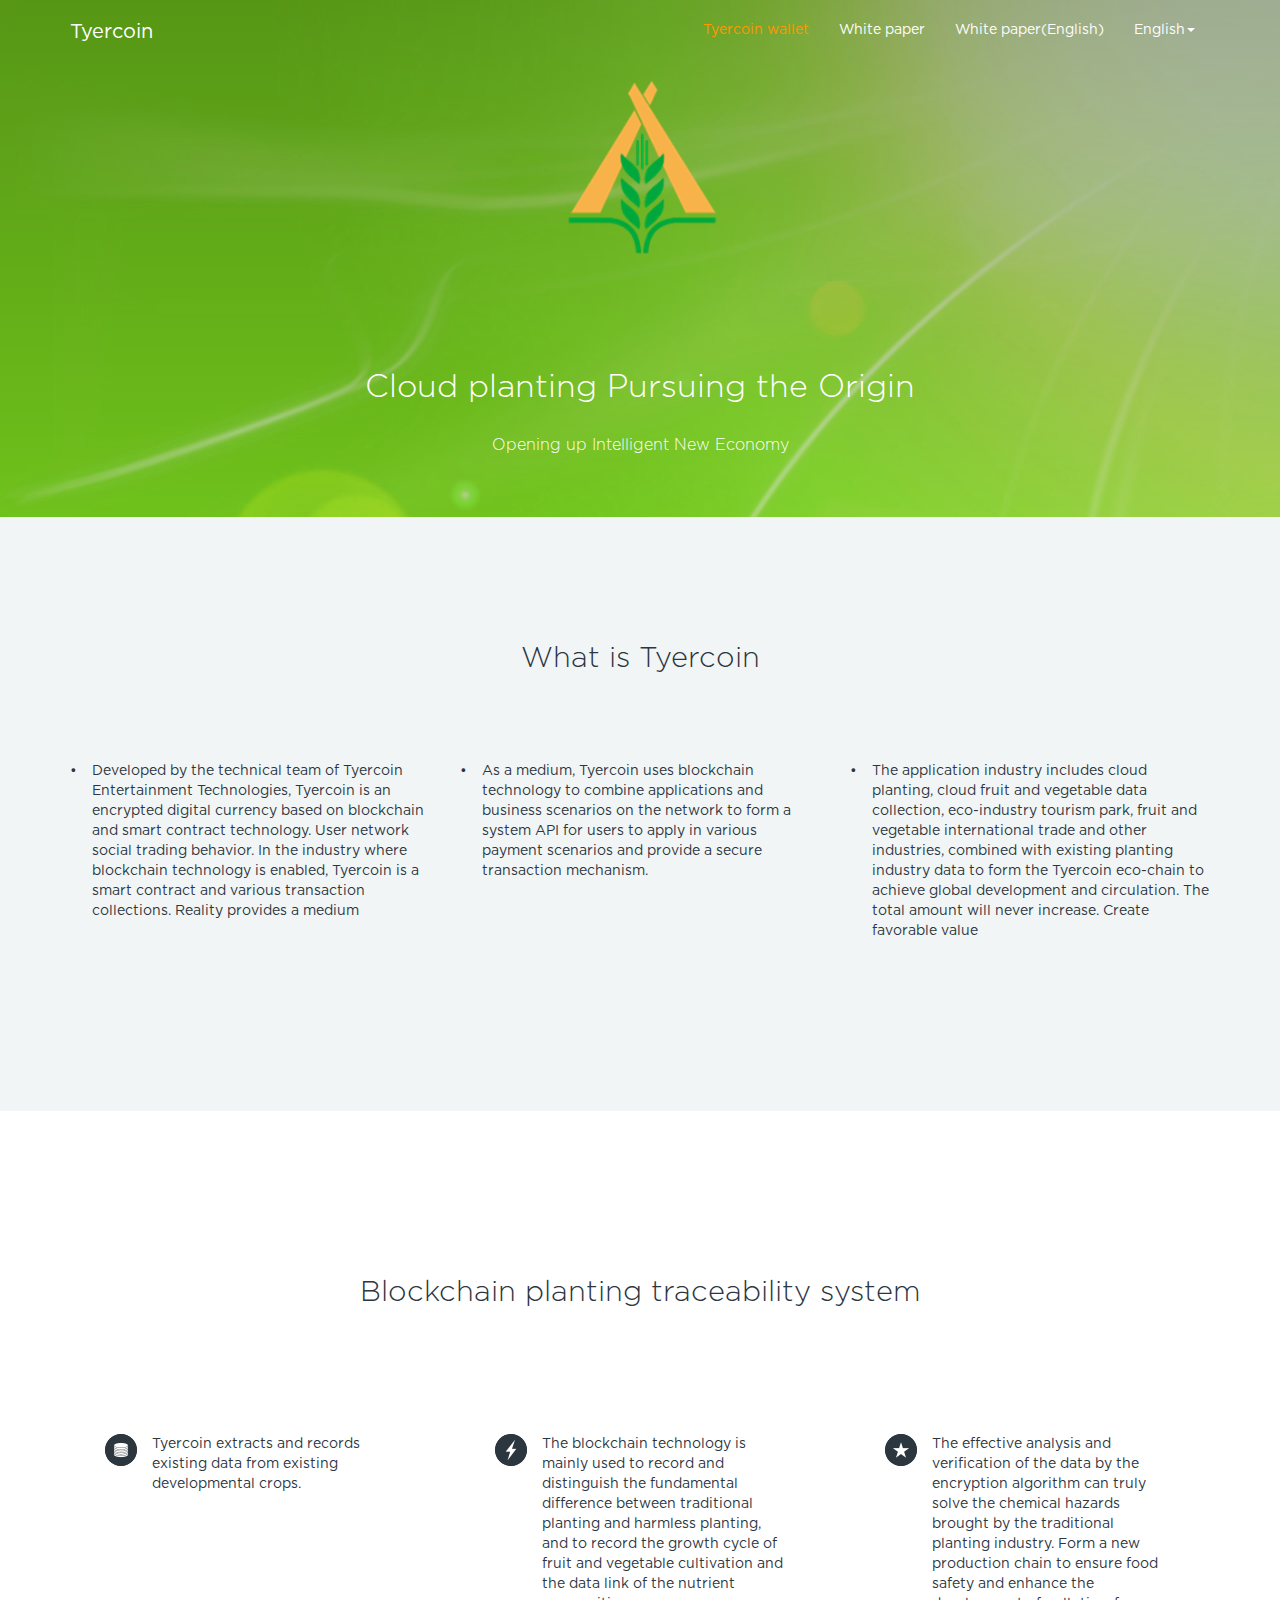
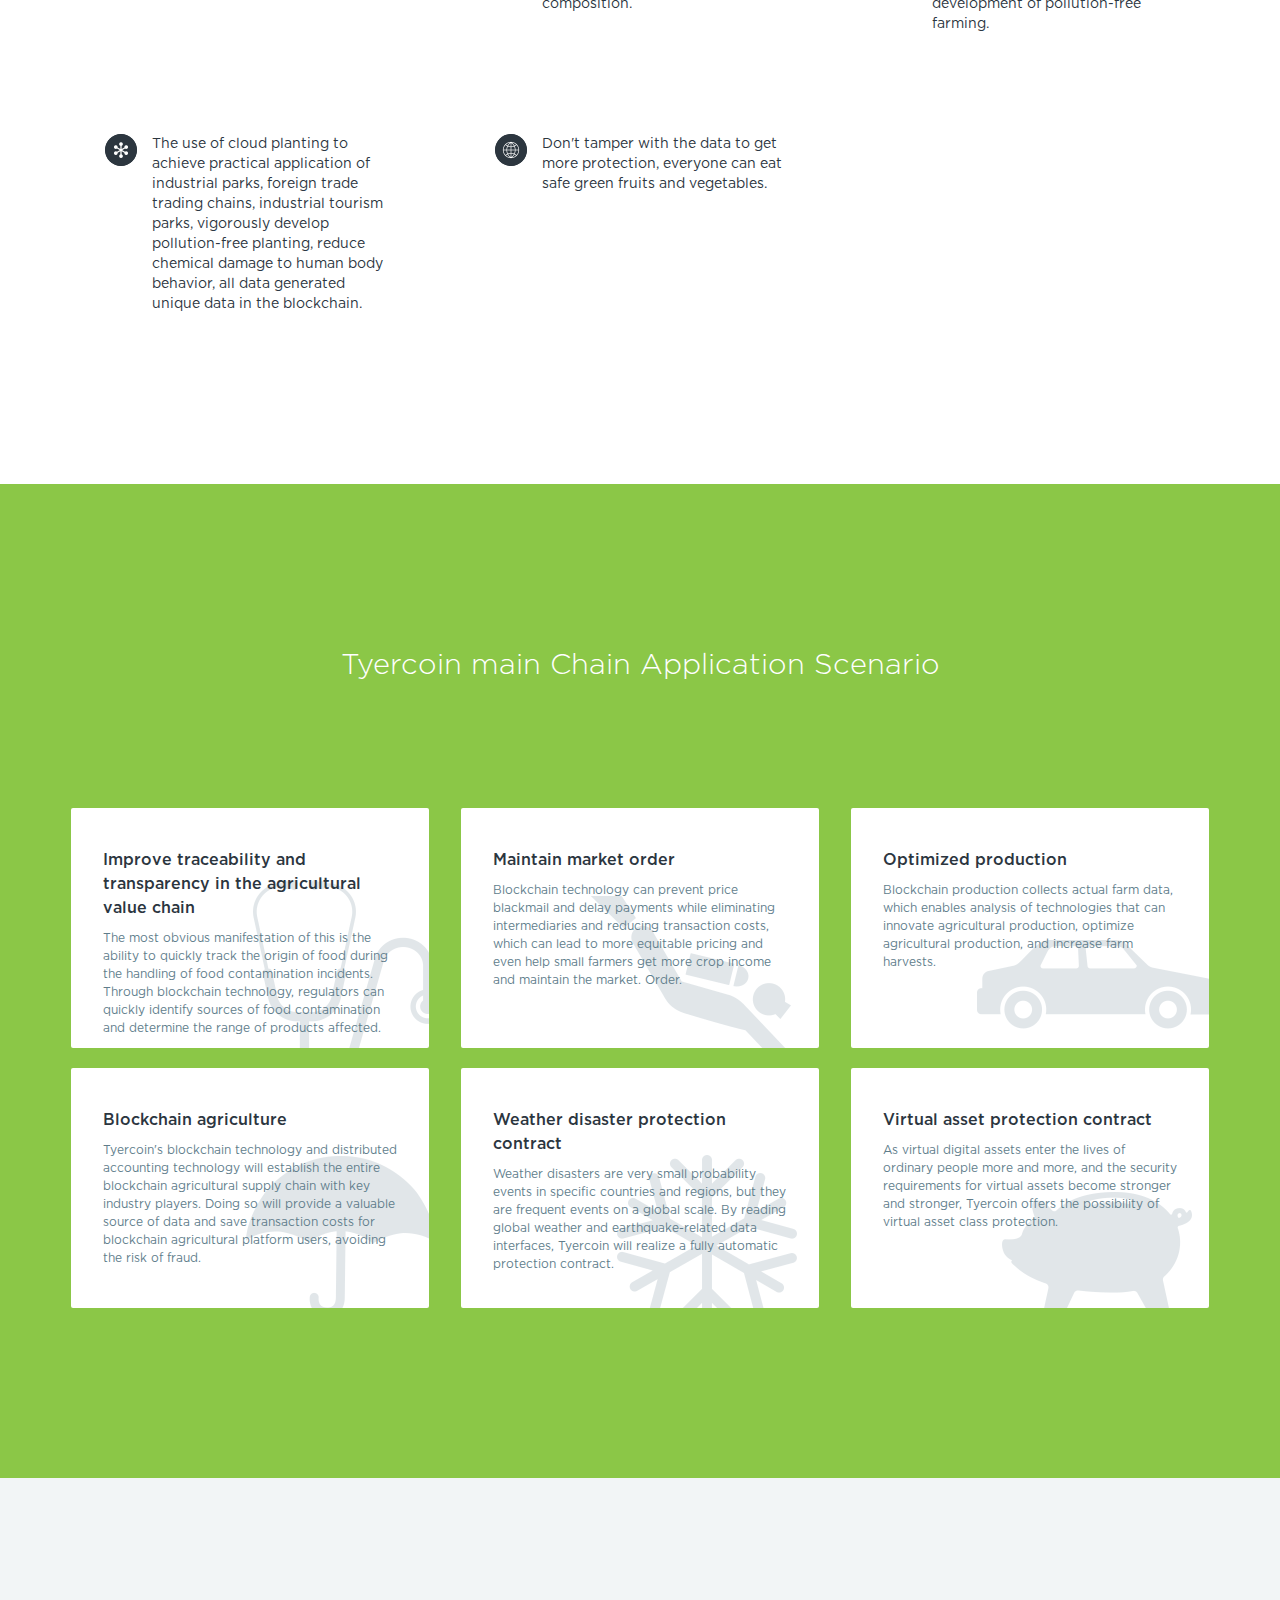
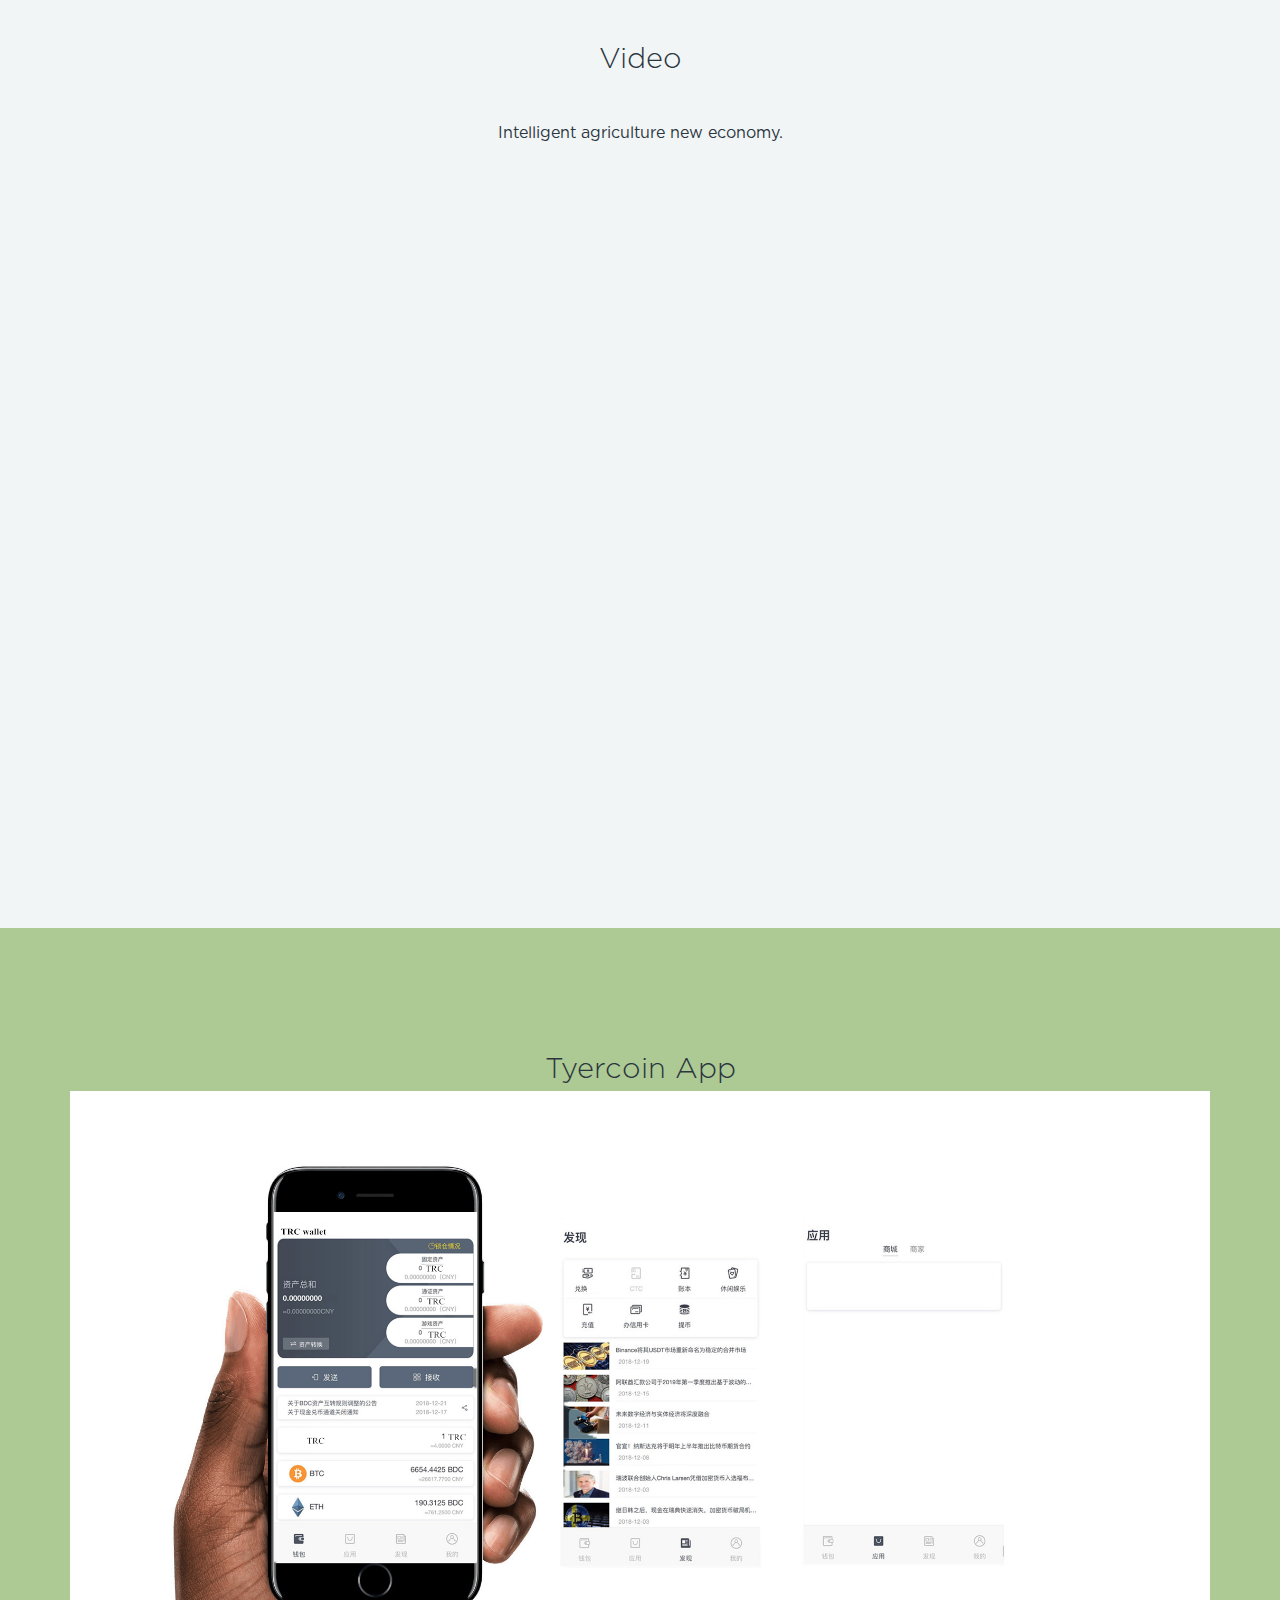
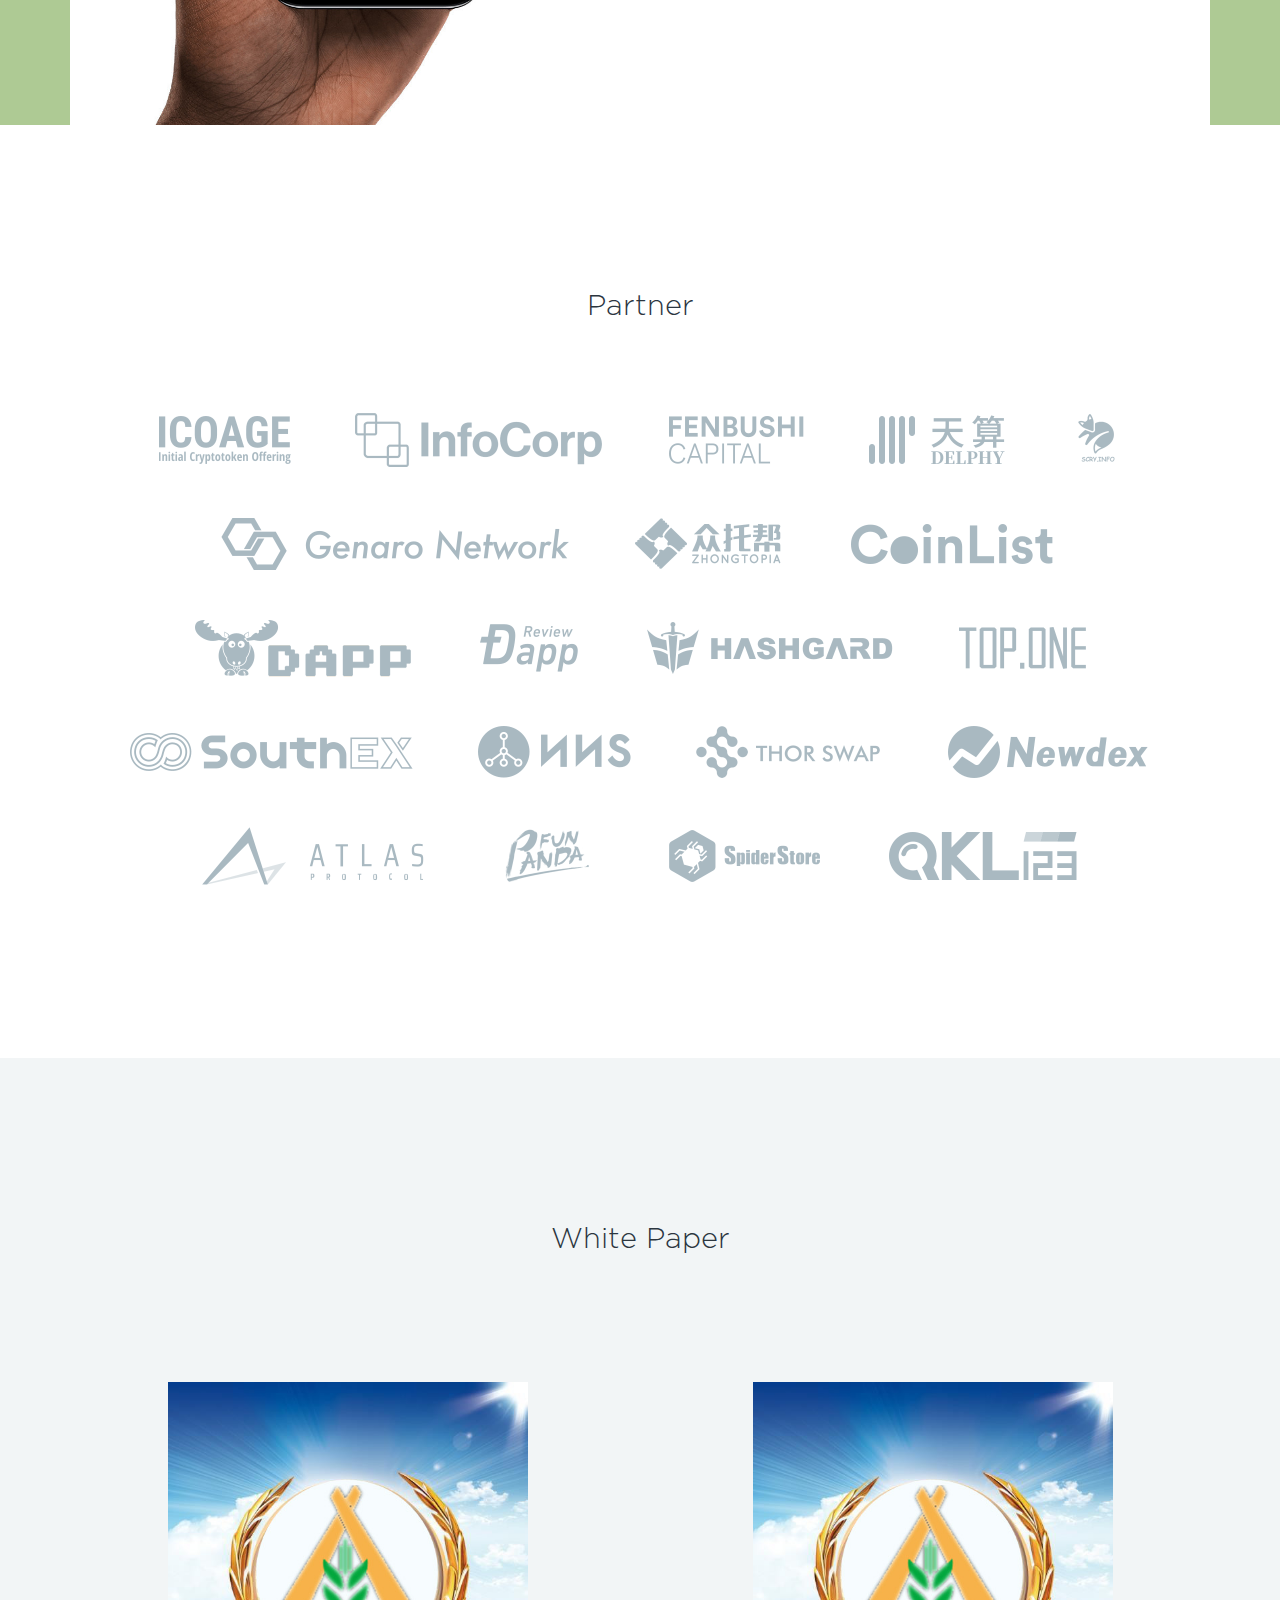
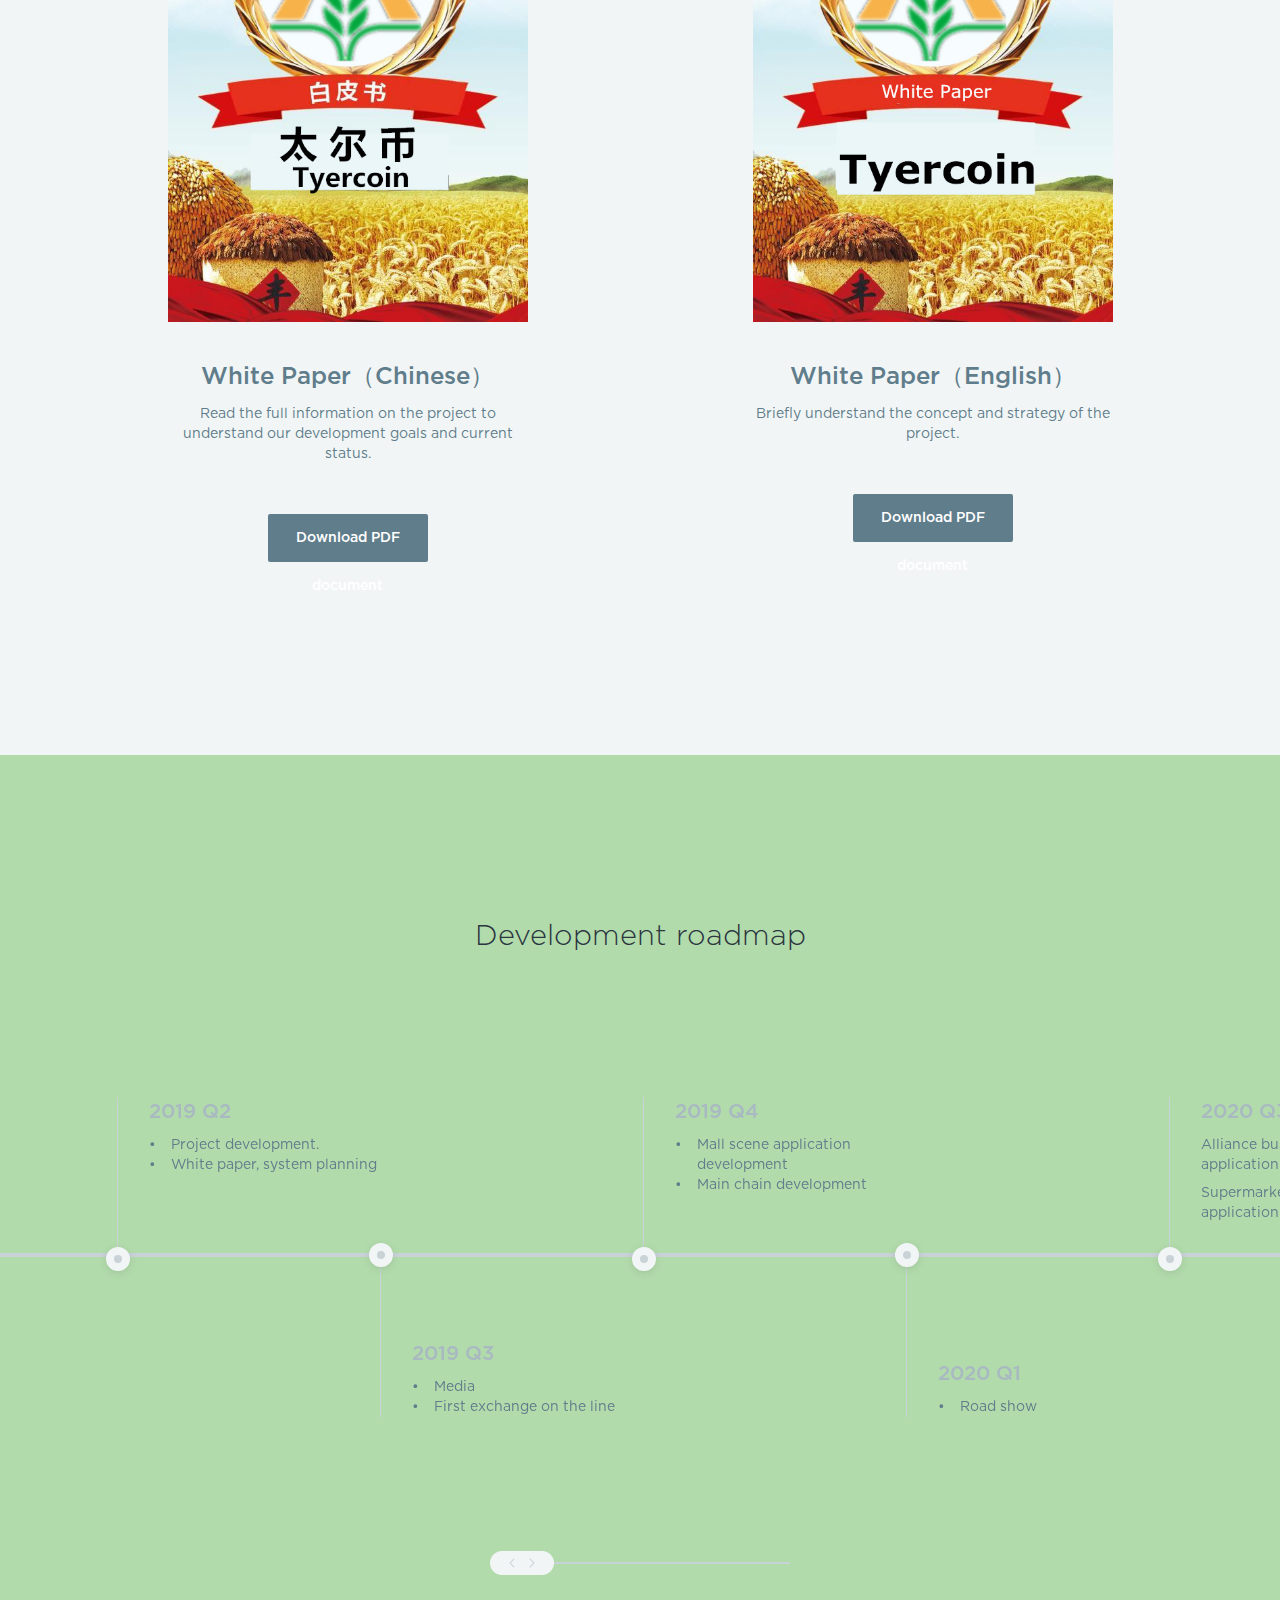
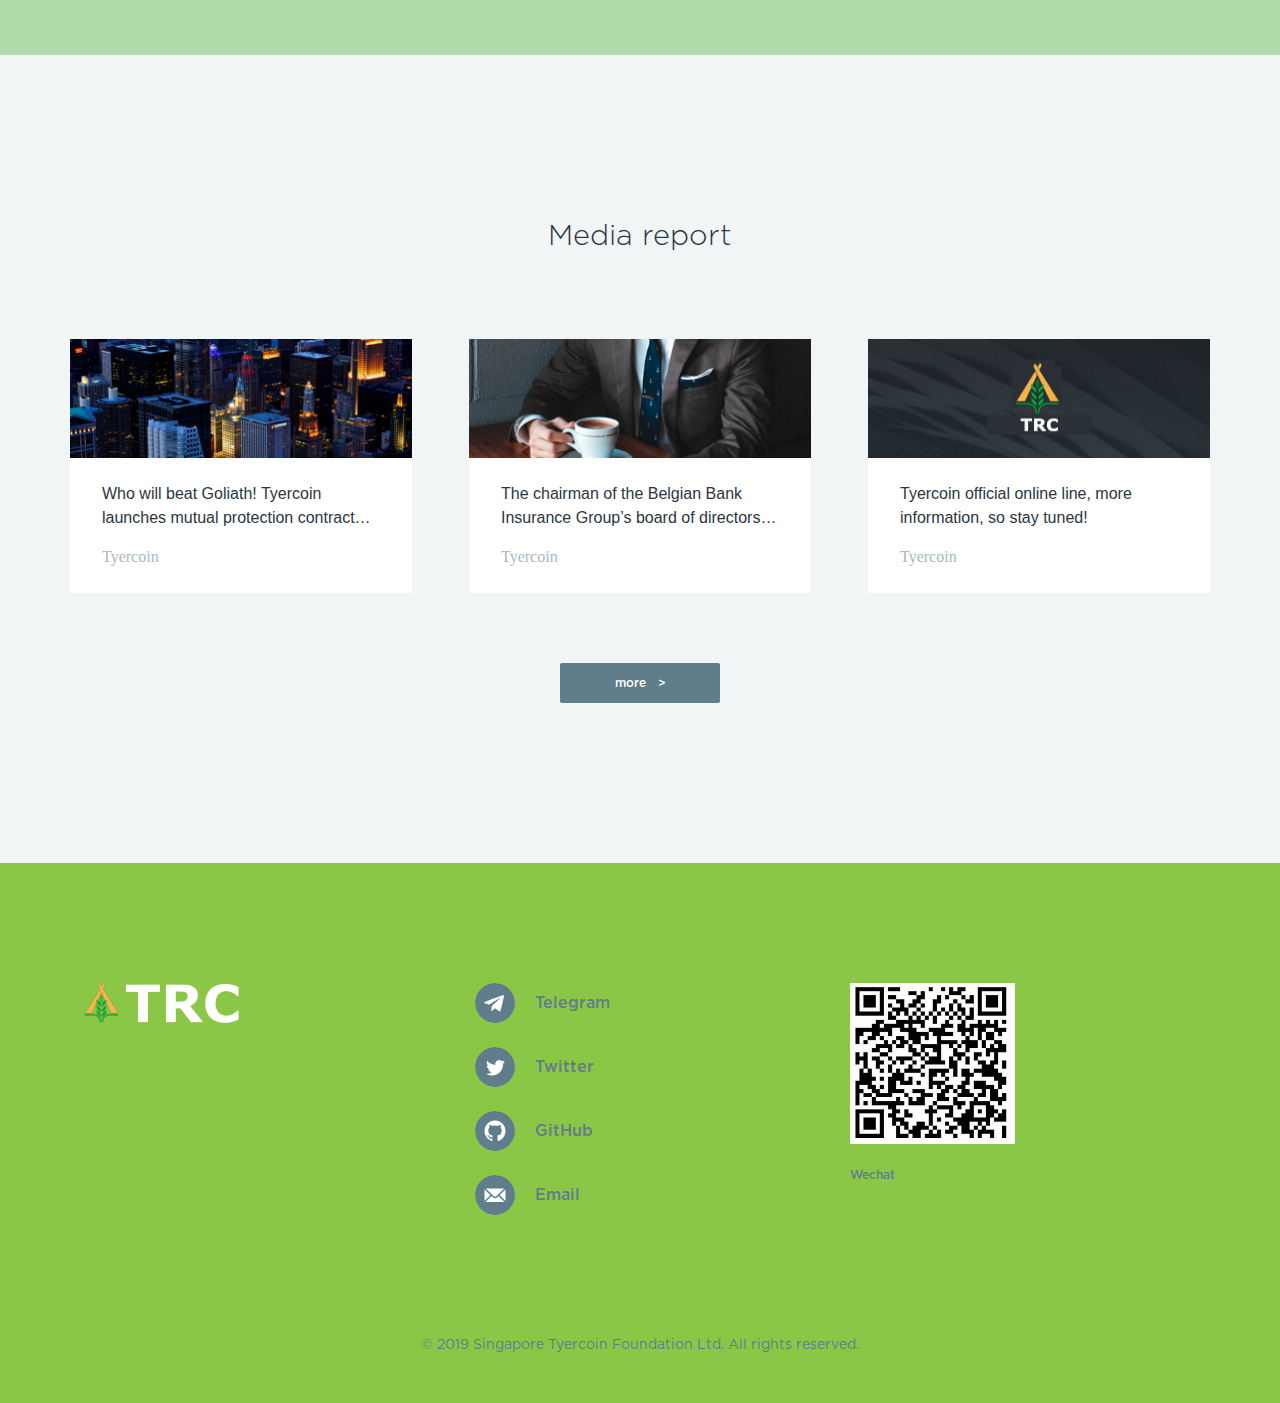
<file: en/index.html>
<!DOCTYPE html>
<html lang="en">

<head>
  <meta charset="UTF-8">
  <meta name="viewport" content="width=device-width, user-scalable=no, initial-scale=1.0, maximum-scale=1.0, minimum-scale=1.0">
  <meta name="baidu-site-verification" content="2M0dD2dcjt" />
  <meta name="description" content="Tyercoin ICO,Tyercoin ICO官方网站，Tyercoin是一个基于以太坊的、去中心化的、开源的相互保障合约市场。已经应用于有1000万用户的众托帮。">
  <meta name="keywords" content="Tyercoin，Tyercoin，ICO,大病保障合约">
  <title>Tyercoin official website - Opening up Intelligent New Economy</title>
  <link rel="shortcut icon" type="image/x-icon" href="../images/favicon.ico" />
  <link rel="stylesheet" type="text/css" href="../css/bootstrap.min.css">
  <link rel="stylesheet" type="text/css" href="../css/ico-common.min.css?v=2017122201">
  <!--[if lte IE 9]>
  <script src="../js/html5shiv.min.js"></script>
  <script src="../js/respond.min.js"></script>
  <![endif]-->
</head>

<body onload="loaded()">
  <!--头部-->
  <div class="ico-top center-align">
    <nav class="ico-nav navbar navbar-default">
      <div class="container">
          <div class="dropdown pull-right">
              <a href="javascript:;" class="dropdown-toggle" data-toggle="dropdown" role="button" aria-haspopup="true" aria-expanded="false">English<span class="caret"></span></a>
              <ul class="dropdown-menu">
                  <li>
                      <a href="https://www.tyercoin.com">中文</a>
                  </li>
              </ul>
          </div> 
        <a href="https://www.tyercoin.com/wp/wpen.pdf" class="pull-right ico-book" target="_blank">White paper(English)</a>
        <a href="https://www.tyercoin.com/wp/wpcn.pdf" class="pull-right ico-book hidden-xs" target="_blank">White paper</a>
        <a href="" class="pull-right ico-book color-f9" target="_blank">Tyercoin wallet</a>
        <div class="navbar-header">
          <a class="navbar-brand" href="/">Tyercoin</a>
        </div>
      </div>
    </nav>
    <div class="container">
      <img src="../images/icon/header_logo@2x.png" class="header-logo">
      <div class="invalid-name">Cloud planting Pursuing the Origin</div>
      <div class="slogan">Opening up Intelligent New Economy</div>
      <!-- <div class="exchange center-align">
        <p>Tyercoin 可以从以下交易所获得</p>
        <ul>
          <li><a target="_blank" href="https://gate.io/trade/MDS_ETH"><img src="../images/gate.io@2x.png"></a></li>
          <li><a target="_blank" href="https://www.cex.com/market/mds_usdt"><img src="../images/cex.com@2x.png"></a></li>
        </ul>
      </div> -->
    </div>
    <div class="bg-cover"></div>
  </div>
  <!-- 订阅最新资讯 
  <div class="ico-subscribe ">
    <div class="container">
      <div class="row">
        <div class="col-sm-7">
          <h4>订阅我们的最新资讯</h4>
           Begin MailChimp Signup Form 
          <div id="mc_embed_signup">
            <form action="https://medishares.us17.list-manage.com/subscribe/post?u=d50dc5ddc7e4f7d2a1368320e&amp;id=42be46d271" method="post" id="mc-embedded-subscribe-form" name="mc-embedded-subscribe-form" class="validate" target="_blank" novalidate>
                <div id="mc_embed_signup_scroll">
                   <input type="email" value="" name="EMAIL" class="email ico-email" id="mce-EMAIL" placeholder="输入您的邮箱地址" required>
                    real people should not fill this in and expect good things - do not remove this or risk form bot signups
                    <div style="position: absolute; left: -5000px;" aria-hidden="true"><input type="text" name="b_d50dc5ddc7e4f7d2a1368320e_42be46d271" tabindex="-1" value=""></div>
                    <span class="clear"><input type="submit" value="订阅" name="subscribe" id="mc-embedded-subscribe" class="button btn btn1"></span>
                </div>
            </form>
          </div>
         End mc_embed_signup
        </div>
        <div class="col-sm-5 telegram">
          <h4>Telegram</h4>
          <a href="https://t.me/joinchat/JzYgDRPBD0xQ7-d7NwSp2A" class='btn btn2' target="_blank"><img src="../images/icon/telegram_icon@2x.png" width='24'><span>加入讨论</span></a>
        </div>
      </div>
    </div>
  </div>
  什么是 MediShares -->
  <div class="ico-des bgf2">
    <div class="container">
      <div class="ico-des-title center-align">What is Tyercoin</div>
      <ul class="row ico-des-list">
        <li class="col-sm-4 col-xs-12"><span class="ico-des-dot">•</span><div>Developed by the technical team of Tyercoin Entertainment Technologies, Tyercoin is an encrypted digital currency based on blockchain and smart contract technology. User network social trading behavior. In the industry where blockchain technology is enabled, Tyercoin is a smart contract and various transaction collections. Reality provides a medium</div></li>
        <li class="col-sm-4 col-xs-12"><span class="ico-des-dot">•</span><div>As a medium, Tyercoin uses blockchain technology to combine applications and business scenarios on the network to form a system API for users to apply in various payment scenarios and provide a secure transaction mechanism.</div></li>
        <li class="col-sm-4 col-xs-12"><span class="ico-des-dot">•</span><div>The application industry includes cloud planting, cloud fruit and vegetable data collection, eco-industry tourism park, fruit and vegetable international trade and other industries, combined with existing planting industry data to form the Tyercoin eco-chain to achieve global development and circulation. The total amount will never increase. Create favorable value</div></li>
      </ul>
    </div>
  </div>
  <!-- MediShares 的优势 -->
  <div class="ico-superiority pd-160">
    <div class="container">
      <div class="ico-des-title center-align">Blockchain planting traceability system</div>
      <ul class="row">
        <li class="col-xs-12 col-sm-4"><span class="ico-sup-icon"><img src="../images/icon/advantage_icon_1@2x.png"></span><div>Tyercoin extracts and records existing data from existing developmental crops.</div></li>
        <li class="col-xs-12 col-sm-4"><span class="ico-sup-icon"><img src="../images/icon/advantage_icon_2@2x.png"></span><div>The blockchain technology is mainly used to record and distinguish the fundamental difference between traditional planting and harmless planting, and to record the growth cycle of fruit and vegetable cultivation and the data link of the nutrient composition.</div></li>
        <li class="col-xs-12 col-sm-4"><span class="ico-sup-icon"><img src="../images/icon/advantage_icon_3@2x.png"></span><div>The effective analysis and verification of the data by the encryption algorithm can truly solve the chemical hazards brought by the traditional planting industry. Form a new production chain to ensure food safety and enhance the development of pollution-free farming.</div></li>
        <li class="col-xs-12 col-sm-4"><span class="ico-sup-icon"><img src="../images/icon/advantage_icon_4@2x.png"></span><div>The use of cloud planting to achieve practical application of industrial parks, foreign trade trading chains, industrial tourism parks, vigorously develop pollution-free planting, reduce chemical damage to human body behavior, all data generated unique data in the blockchain.</div></li>
        <li class="col-xs-12 col-sm-4"><span class="ico-sup-icon"><img src="../images/icon/advantage_icon_5@2x.png"></span><div>Don't tamper with the data to get more protection, everyone can eat safe green fruits and vegetables.</div></li>
      </ul>
    </div>
  </div>
  <!-- 应用场景 -->
  <div class="ico-application pd-160">
    <div class="container">
      <div class="ico-des-title center-align">Tyercoin main Chain Application Scenario</div>
      <ul class="row  ico-apl-list mt-100">
        <li class="col-xs-12 col-sm-4">
          <div class="ico-apl-detail">
            <div class="ico-apl-title">Improve traceability and transparency in the agricultural value chain</div>
            <div class="ico-apl-info">
              The most obvious manifestation of this is the ability to quickly track the origin of food during the handling of food contamination incidents. Through blockchain technology, regulators can quickly identify sources of food contamination and determine the range of products affected.
            </div>
          </div>
        </li>
        <li class="col-xs-12 col-sm-4">
          <div class="ico-apl-detail">
            <div class="ico-apl-title">Maintain market order</div>
             <div class="ico-apl-info">
              Blockchain technology can prevent price blackmail and delay payments while eliminating intermediaries and reducing transaction costs, which can lead to more equitable pricing and even help small farmers get more crop income and maintain the market. Order.
            </div>
          </div>
        </li>
        <li class="col-xs-12 col-sm-4">
          <div class="ico-apl-detail">
            <div class="ico-apl-title">Optimized production</div>
            <div class="ico-apl-info">
              Blockchain production collects actual farm data, which enables analysis of technologies that can innovate agricultural production, optimize agricultural production, and increase farm harvests.
            </div>
          </div>
        </li>
        <li class="col-xs-12 col-sm-4">
          <div class="ico-apl-detail">
            <div class="ico-apl-title">Blockchain agriculture</div>
            <div class="ico-apl-info">
              Tyercoin's blockchain technology and distributed accounting technology will establish the entire blockchain agricultural supply chain with key industry players. Doing so will provide a valuable source of data and save transaction costs for blockchain agricultural platform users, avoiding the risk of fraud.

            </div>
          </div>
        </li>
        <li class="col-xs-12 col-sm-4">
          <div class="ico-apl-detail">
            <div class="ico-apl-title">Weather disaster protection contract</div>
            <div class="ico-apl-info">
              Weather disasters are very small probability events in specific countries and regions, but they are frequent events on a global scale. By reading global weather and earthquake-related data interfaces, Tyercoin will realize a fully automatic protection contract.
            </div>
          </div>
        </li>
        <li class="col-xs-12 col-sm-4">
          <div class="ico-apl-detail">
            <div class="ico-apl-title">Virtual asset protection contract</div>
            <div class="ico-apl-info">
              As virtual digital assets enter the lives of ordinary people more and more, and the security requirements for virtual assets become stronger and stronger, Tyercoin offers the possibility of virtual asset class protection.
            </div>
          </div>
        </li>
      </ul>
    </div>
  </div>
<!-- 视频 -->
<div class="ico-video pd-160  bgf2">
  <div class="container">
      <div class="ico-des-title center-align">Video</div>
      <div class="row">
          <div class="col-xs-10 col-xs-offset-1">
              <p class="video-title">Intelligent agriculture new economy.</p>
              <iframe class="video-iframe" src="https://www.youtube.com/embed/lpU_s7TX3eY?rel=0&amp;controls=0&amp;showinfo=0" frameborder="0" allowfullscreen></iframe>
          </div>
      </div>
  </div>
</div>
  <!-- 保障合约市场 --
  <div class="ico-market pd-160">
    <div class="container">
      <div class="ico-des-title center-align">Development Plan</div>
      <ul class="mt-120">
        <li class="col-xs-12 col-sm-4 ico-market-list list1">
          <div class="ico-market-title">As a cloud planting ecological token circulation</div>
          <ul class="ico-apl-info">
            <li><span class="ico-des-dot">•</span><div>You may have heard of the ERC-20 protocol. It is a token based on a series of features, including the total supply function to determine the maximum tokens available for trading, cryptocurrency account/address, usually one of the ICO (original currency issue) owners, transfer function Used to confirm the completion of the transaction between the user and the verification function.</div></li>
            <li><span class="ico-des-dot">•</span><div>Recently, Tyercoin also launched ERC-1155, which aims to provide a technical foundation for the online game field. It solves the payment and settlement problems in the game field and provides game users with a safe and liquid currency.</div></li>
          </ul>
        </li>
        <li class="col-xs-12 col-sm-4 ico-market-list list2">
          <div class="ico-market-title">Blockchain gateway payment</div>
          <ul class="ico-apl-info">
            <li><span class="ico-des-dot">•</span><div>Both virtual currency and tokens are cryptocurrencies, but not all are used as "currency."</div></li>
            <li><span class="ico-des-dot">•</span><div>The Tyercoin Group is building each of its own blockchain protocol payment gateways, using the Tyercoin electronic protocol format. We will extend it to other industry sectors of the group, including online shopping, video games, financial services, etc., all provided by Tyercoin Technology.</div></li>
          </ul>
        </li>
        <li class="col-xs-12 col-sm-4 ico-market-list list3">
          <div class="ico-market-title">Trading circulation</div>
          <ul class="ico-apl-info">
            <li><span class="ico-des-dot">•</span><div>In the future, it will log in to major mainstream exchanges and connect with major mainstream transactions. Enhance the value of circulation.</div></li>
            <li><span class="ico-des-dot">•</span><div>Tyercoin在全球各行业领域的流通应用，交易的安全性和便捷在一定程度增强全球交易性，2019年将登陆6个国家数字货币交易平台，将于BTC、ETH、EOS等主流比进行置换流通。</div></li>
            <li><span class="ico-des-dot">•</span><div>综上所述潜在活动与项目是确定代币价值的评估，从理论上讲，数以百万计的代币是可以共存。 这与股市相当。 每个代币都有特定的基本特征，加密投资者最困难的任务是在数千种代币的市场中选择正确的加密投资，并避免投资在毫无价值的代币。</div></li>-->
          </ul>
        </li>
      </ul>
    </div>
  </div>
  <!-- APP -->
  <div class="ico-app">
    <div class="container">
      <div class="ico-des-title center-align">Tyercoin App</div>
      <img src="../images/MediSharesApp.png" width="100%">
    </div>
  </div>
  <!-- 合作伙伴 -->
  <div class="ico-partner pd-160  center-align">
    <div class="container">
      <div class="ico-des-title">Partner</div>
      <ul class="row  mt-40 center-align">
          <li class="col-xs-12  ico-partner-list">
              <a href="https://infocorp.io/"  target="_blank"><img src="../images/partner_1_logo@2x.png" ></a>
            </li>
        <li class="col-xs-12  ico-partner-list">
          <a href="https://infocorp.io/"  target="_blank"><img src="../images/partner_7_logo@2x.png" ></a>
        </li>
        <li class="col-xs-12  ico-partner-list">
          <a href="http://fenbushi.vc/"  target="_blank"><img src="../images/partner_3_logo@2x.png" ></a>
        </li>
        <li class="col-xs-12  ico-partner-list">
           <a href="https://delphy.org/"  target="_blank"><img src="../images/partner_6_logo@2x.png" ></a>
        </li>
        <li class="col-xs-12  ico-partner-list">
           <a href="http://scry.info"  target="_blank"><img src="../images/partner_5_logo@2x.png" ></a>
        </li>
        <li class="col-xs-12  ico-partner-list">
           <a href="https://genaro.network/en/"  target="_blank"><img src="../images/partner_8_logo@2x.png" ></a>
        </li>
        <li class="col-xs-12  ico-partner-list">
           <a href="http://www.zhongtuobang.com/"  target="_blank"><img src="../images/partner_4_logo@2x.png" ></a>
        </li>
        <li class="col-xs-12  ico-partner-list">
            <a href="http://www.zhongtuobang.com/"  target="_blank"><img src="../images/partner_2_logo@2x.png" ></a>
         </li>
         <li class="col-xs-12  ico-partner-list">
            <a href="http://www.zhongtuobang.com/"  target="_blank"><img src="../images/ydapp.png" ></a>
         </li>
        </li>
        <li class="col-xs-12  ico-partner-list">
           <a href="http://www.zhongtuobang.com/"  target="_blank"><img src="../images/review.png" ></a>
        </li>
        <li class="col-xs-12  ico-partner-list">
            <a href="http://www.zhongtuobang.com/"  target="_blank"><img src="../images/partner_9_logo@2x.png" ></a>
         </li>
        </li>
        <li class="col-xs-12  ico-partner-list">
            <a href="http://www.zhongtuobang.com/"  target="_blank"><img src="../images/topone.png" ></a>
         </li>
        </li>
        <li class="col-xs-12  ico-partner-list">
            <a href="http://www.zhongtuobang.com/"  target="_blank"><img src="../images/southex.png" ></a>
         </li>
        </li>
        <li class="col-xs-12  ico-partner-list">
            <a href="http://www.zhongtuobang.com/"  target="_blank"><img src="../images/nns.png" ></a>
         </li>
        </li>
        <li class="col-xs-12  ico-partner-list">
            <a href="http://www.zhongtuobang.com/"  target="_blank"><img src="../images/thorswap.png" ></a>
         </li>
        </li>
        <li class="col-xs-12  ico-partner-list">
            <a href="http://www.zhongtuobang.com/"  target="_blank"><img src="../images/newdex.png" ></a>
         </li>
        </li>
        <li class="col-xs-12  ico-partner-list">
            <a href="http://www.zhongtuobang.com/"  target="_blank"><img src="../images/atlas.png" ></a>
         </li>
        </li>
        <li class="col-xs-12  ico-partner-list">
            <a href="http://www.zhongtuobang.com/"  target="_blank"><img src="../images/pandafun.png" ></a>
         </li>
        </li>
        <li class="col-xs-12  ico-partner-list">
            <a href="http://www.zhongtuobang.com/"  target="_blank"><img src="../images/spider.png" ></a>
         </li>
        </li>
        <li class="col-xs-12  ico-partner-list">
            <a href="http://www.zhongtuobang.com/"  target="_blank"><img src="../images/qkl.jpg" ></a>
         </li>
      </ul>
    </div>
  </div>
  <!-- 白皮书 -->
  <div class="ico-paper pd-160 bgf2">
    <div class="container center-align">
      <div class="ico-des-title  center-align">White Paper</div>
      <div class="row">
        <div class="col-sm-4 col-sm-offset-1 col-xs-6">
          <img src="../images/white-cn.jpg" width="100%">
          <h4>White Paper（Chinese）</h4>
          <p class="hidden-xs hidden-sm">Read the full information on the project to understand our development goals and current status.</p>
          <a class="download" target="_blank" href="https://www.tyercoin.com/wp/wpcn.pdf" download>Download PDF document</a>
        </div>
        <div class="col-sm-4 col-sm-offset-2 col-xs-6">
          <img src="../images/light-cn.jpg" width="100%">
          <h4>White Paper（English）</h4>
          <p class="hidden-xs hidden-sm">Briefly understand the concept and strategy of the project.</p>
          <a class="download" target="_blank" href="https://www.tyercoin.com/wp/wpen.pdf" download>Download PDF document</a>
        </div>
      </div>
    </div>
  </div>
  <!-- 发展路线图 -->
  <div class="ico-develop pd-160">
    <div class="container">
      <div class="ico-des-title  center-align">Development roadmap</div>
    </div>
    <div id="wrapper">
      <div id="scroller">
        <div class="scroll-box" id="scroll-box">
          <ul class="row  mt-170">
            <li class="col-xs-12  ico-develop-list">
              <div class="develop-box">
                  <div class="dev-date">2019 Q2</div>
                  <div class="dev-des">
                    <ul>
                      <li><span class="ico-des-dot">•</span><div>Project development.</div></li>
                      <li><span class="ico-des-dot">•</span><div>White paper, system planning</div></li>
                    </ul>
                  </div>
              </div>
            </li>
            <li class="col-xs-12  ico-develop-list">
              <div class="develop-box">
                  <div class="dev-date">2019 Q3</div>
                  <div class="dev-des">
                    <ul>
                      <li><span class="ico-des-dot">•</span><div>Media</div></li>
                      <li><span class="ico-des-dot">•</span><div>First exchange on the line</div></li>
                    </ul></div>
              </div>
            </li>
            <li class="col-xs-12  ico-develop-list">
              <div class="develop-box">
                  <div class="dev-date">2019 Q4</div>
                  <div class="dev-des">
                    <ul>
                      <li><span class="ico-des-dot">•</span><div>Mall scene application development</div></li>
                      <li><span class="ico-des-dot">•</span><div>Main chain development</div></li>
                    </ul>
                  </div>
              </div>
            </li>
            <li class="col-xs-12  ico-develop-list">
              <div class="develop-box">
                  <div class="dev-date">2020 Q1</div>
                  <div class="dev-des">
                    <ul>
                      <li><span class="ico-des-dot">•</span><div>Road show</div></li>
                    </ul>
                  </div>
              </div>
            </li>
            <li class="col-xs-12  ico-develop-list">
              <div class="develop-box">
                  <div class="dev-date">2020 Q3</div>
                  <div class="dev-des">Alliance business scenario application</div>
                  <div class="dev-des">Supermarket shopping scene application. Agricultural life</div>
              </div>
            </li>
          </ul>
        </div>
      </div>
    </div>
  </div>
  <!-- 媒体报道 -->
  <div class="ico-report pd-160 bgf2">
    <div class="container">
      <div class="ico-des-title  center-align">Media report</div>
      <div id="carousel-example-generic" class="carousel slide  hidden-sm hidden-xs" data-ride="carousel">
        <div class="carousel-inner" role="listbox">
          <div class="item active">
            <ul class="clearfix">
              <li>
                <a href="https://www.tyercoin.com/" target="_blank">
                  <img src="../images/news_01.jpg" width="100%">
                  <div class="carousel-text">Who will beat Goliath! Tyercoin launches mutual protection contract market
                  </div>
                  <div class="media"> Tyercoin</div>
                </a>
              </li>
              <li>
                <a href="https://www.tyercoin.com/"  target="_blank">
                  <img src="../images/news_02.jpg" width="100%">
                  <div class="carousel-text">The chairman of the Belgian Bank Insurance Group’s board of directors visited Tyercoin to change his position to look at insurance.
                  </div>
                  <div class="media"> Tyercoin</div>
                </a>
              </li>
              <li>
                <a href="https://www.tyercoin.com/"  target="_blank">
                  <img src="../images/news_03.jpg" width="100%">
                  <div class="carousel-text">Tyercoin official online line, more information, so stay tuned!
                  </div>
                  <div class="media"> Tyercoin</div>
                </a>
              </li>
            </ul>
          </div>
        </div>
      </div>
      <div id="carousel2" class="carousel slide hidden-md hidden-lg" data-ride="carousel">
        <div class="carousel-inner" role="listbox">
          <div class="item active">
            <a href="https://www.tyercoin.com/" target="_blank">
              <img src="../images/news_01.jpg" width="100%">
              <div class="carousel-text">Who will beat Goliath! Tyercoin launches mutual protection contract market
              </div>
              <div class="media"> Tyercoin</div>
            </a>
          </div>
          <div class="item">
            <a href="https://www.tyercoin.com/"  target="_blank">
              <img src="../images/news_02.jpg" width="100%">
              <div class="carousel-text">The chairman of the Belgian Bank Insurance Group’s board of directors visited Tyercoin to change his position to look at insurance.
              </div>
              <div class="media"> Tyercoin</div>
            </a>
          </div>
          <div class="item">
            <a href="https://www.tyercoin.com/"  target="_blank">
              <img src="../images/news_03.jpg" width="100%">
              <div class="carousel-text">Tyercoin official online line, more information, so stay tuned!
              </div>
              <div class="media"> Tyercoin</div>
            </a>
          </div>
        </div>
        <a class="carousel-control prev" href="#carousel2" role="button" data-slide="prev">
          <img src="../images/icon/previous_button@2x.png" width="24">
        </a>
        <a class="carousel-control next" href="#carousel2" role="button" data-slide="next">
          <img src="../images/icon/next_button@2x.png" width="24">
        </a>
      </div>
      <a href="https://www.tyercoin.com/" class="view-more" target="_blank">
        <span>more&nbsp;&nbsp;&nbsp;></span>
      </a>
    </div>
  </div>
  <!-- 底部 -->
  <footer>
    <div class="container">
      <div class="row">
        <div class="col-xs-12 col-sm-4 medi-shares">
          <img src="../images/icon/foot_logo@2x.png">
        </div>
        <div class="col-xs-12 col-sm-4">
           <ul class="contact-list">
             <li class="col-xs-6 col-sm-12">
               <a href="https://t.me/joinchat/H-cHH1YuY2Nv5irzPywv0Q" target="_blank">
                  <span class="contact-icon"><img src="../images/icon/sns-icon-github@2x.png"></span>
                  <span>Telegram</span>
               </a>
             </li>
             <li class="col-xs-6 col-sm-12">
              <a href="https://twitter.com/tyercoin" target="_blank">
                 <span class="contact-icon"><img src="../images/icon/sns_icon_twitter@2x.png"></span>
                 <span>Twitter</span>
              </a>
            </li>
             <li class="col-xs-6 col-sm-12">
               <a href="https://github.com/tyercoin/" target="_blank">
                  <span class="contact-icon"><img src="../images/icon/sns_icon_github@2x.png"></span>
                  <span>GitHub</span>
               </a>
             </li>
             <li class="col-xs-6 col-sm-12">
               <a href="mailto:trc@tyercoin.com">
                  <span class="contact-icon"><img src="../images/icon/sns_icon_email@2x.png"></span>
                  <span>Email</span>
               </a>
             </li>
           </ul>
        </div>
        <div class="col-xs-8 col-sm-2 code-img">
          <img src="../images/qr_code.png" width="100%">
          <div class="code-tip">Wechat</div>
        </div>
      </div>
      <div class="center-align copyright">© 2019 Singapore Tyercoin Foundation Ltd. All rights reserved.</div>
    </div>
  </footer>
  <script src="../js/jquery-3.2.1.min.js"></script>
  <script src="../js/bootstrap.min.js"></script>
  <script src="../js/iscroll.min.js"></script>
  <script src="../js/ico-common.js?v=2017122201"></script>
</body>

</html>
</file>
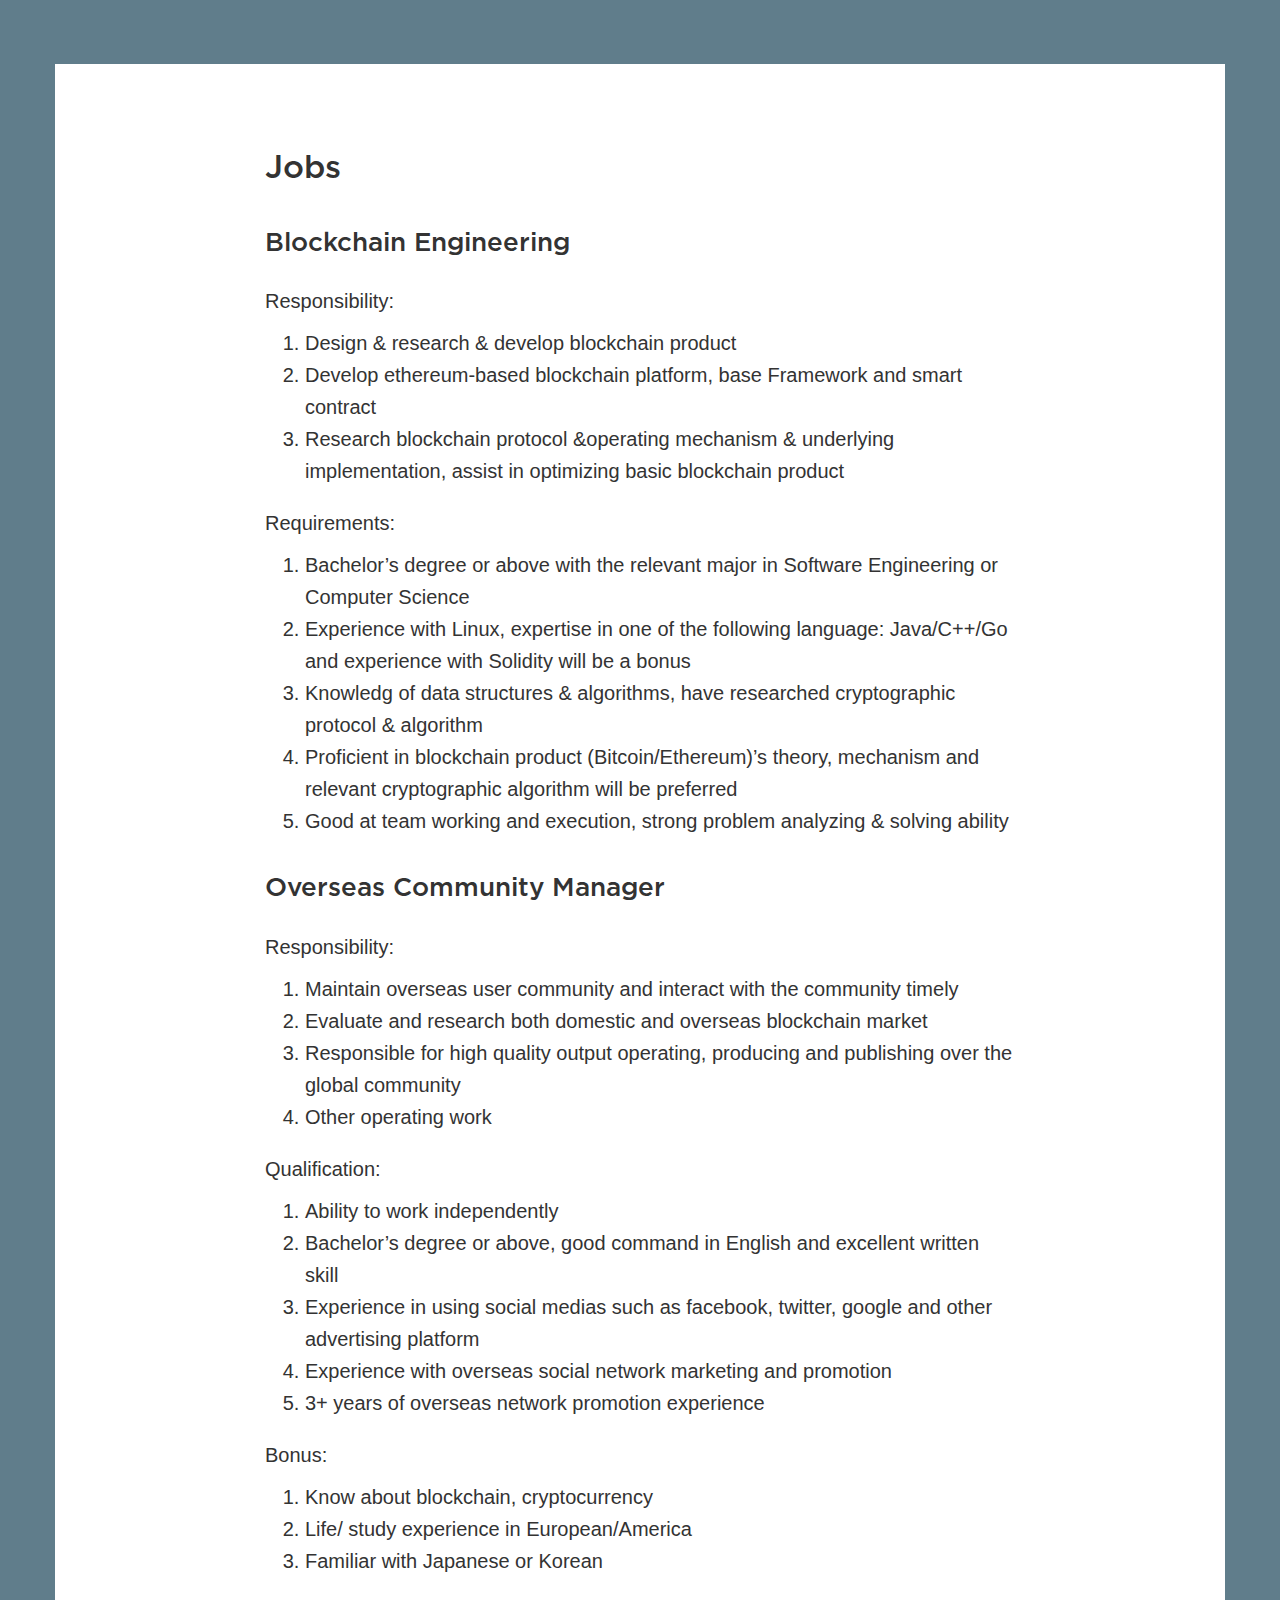
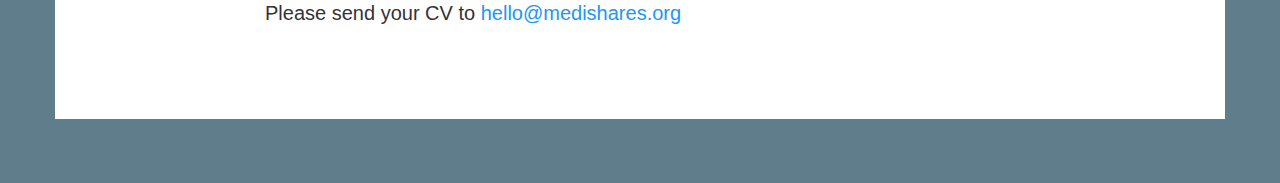
<file: document/job-en.html>
<!DOCTYPE html>
<html lang="en">

<head>
  <meta charset="UTF-8">
  <meta name="viewport" content="width=device-width, user-scalable=no, initial-scale=1.0, maximum-scale=1.0, minimum-scale=1.0">
  <title>MediShares - A Global Mutual Insurance Marketplace on the Blockchain</title>
  <link rel="shortcut icon" type="image/x-icon" href="../images/favicon.ico" />
  <link rel="stylesheet" type="text/css" href="../css/bootstrap.min.css">
  <link rel="stylesheet" type="text/css" href="../css/ico-common.min.css?v=2017122201">
  <!--[if lte IE 9]>
  <script src="../js/html5shiv.min.js"></script>
  <script src="../js/respond.min.js"></script>
  <![endif]-->
</head>
<body>
<div class="document">
  <div class="container">
    <div class="row">
      <div class="col-sm-8 col-sm-offset-2">
        <h3 class="headline">Jobs</h3>
        <div class="content">
          <p class="subtitle">Blockchain Engineering</p>
          <p>Responsibility:</p>
          <ol>
            <li>Design & research & develop blockchain product</li>
            <li>Develop ethereum-based blockchain platform, base Framework and smart contract</li>
            <li>Research blockchain protocol &operating mechanism & underlying implementation, assist in optimizing basic blockchain product</li>
          </ol>
          <p>Requirements:</p>
          <ol>
            <li>Bachelor’s degree or above with the relevant major in Software Engineering or Computer Science</li>
            <li>Experience with Linux, expertise in one of the following language: Java/C++/Go and experience with Solidity will be a bonus</li>
            <li>Knowledg of data structures & algorithms, have researched cryptographic protocol & algorithm</li>
            <li>Proficient in blockchain product (Bitcoin/Ethereum)’s theory, mechanism and relevant cryptographic algorithm will be preferred</li>
            <li>Good at team working and execution, strong problem analyzing & solving ability</li>
          </ol>
          <p class="subtitle">Overseas Community Manager</p>
          <p>Responsibility:</p>
          <ol>
            <li>Maintain overseas user community and interact with the community timely</li>
            <li>Evaluate and research both domestic and overseas blockchain market</li>
            <li>Responsible for high quality output operating, producing and publishing over the global community</li>
            <li>Other operating work</li>
          </ol>
          <p>Qualification:</p>
          <ol>
            <li>Ability to work independently</li>
            <li>Bachelor’s degree or above, good command in English and excellent written skill</li>
            <li>Experience in using social medias such as facebook, twitter, google and other advertising platform</li>
            <li>Experience with overseas social network marketing and promotion</li>
            <li>3+ years of overseas network promotion experience</li>
          </ol>
          <p>Bonus:</p>
          <ol>
            <li>Know about blockchain, cryptocurrency</li>
            <li>Life/ study experience in European/America</li>
            <li>Familiar with Japanese or Korean</li>
          </ol>
          <p>Please send your CV to <a href="mailto:hello@medishares.org" class="color-21">hello@medishares.org</a></p>
        </div>
      </div>
    </div>
  </div>
</div>
</body>
<html>
</file>
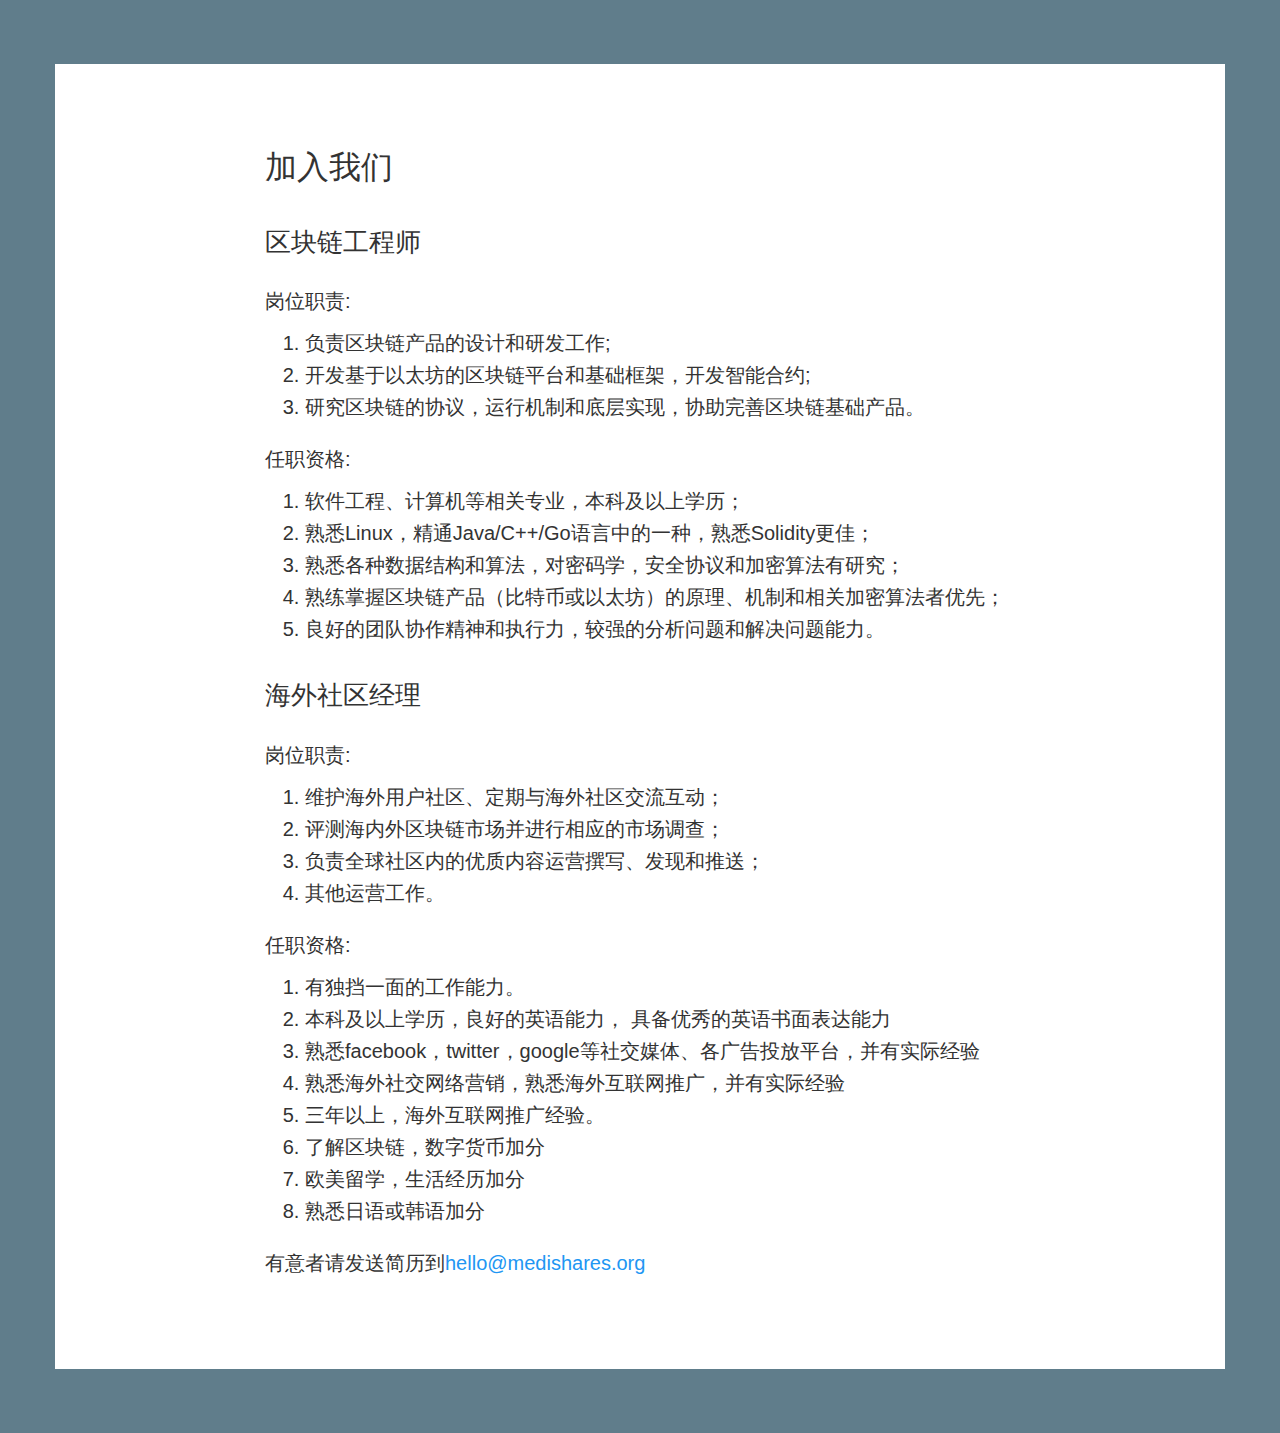
<file: document/job.html>
<!DOCTYPE html>
<html lang="en">

<head>
  <meta charset="UTF-8">
  <meta name="viewport" content="width=device-width, user-scalable=no, initial-scale=1.0, maximum-scale=1.0, minimum-scale=1.0">
  <title>MediShares - A Global Mutual Insurance Marketplace on the Blockchain</title>
  <link rel="shortcut icon" type="image/x-icon" href="../images/favicon.ico" />
  <link rel="stylesheet" type="text/css" href="../css/bootstrap.min.css">
  <link rel="stylesheet" type="text/css" href="../css/ico-common.min.css?v=2017122201">
  <!--[if lte IE 9]>
  <script src="../js/html5shiv.min.js"></script>
  <script src="../js/respond.min.js"></script>
  <![endif]-->
</head>
<body>
<div class="document">
  <div class="container">
    <div class="row">
      <div class="col-sm-8 col-sm-offset-2">
        <h3 class="headline">加入我们</h3>
        <div class="content">
          <p class="subtitle">区块链工程师</p>
          <p>岗位职责:</p>
          <ol>
            <li>负责区块链产品的设计和研发工作;</li>
            <li>开发基于以太坊的区块链平台和基础框架，开发智能合约;</li>
            <li>研究区块链的协议，运行机制和底层实现，协助完善区块链基础产品。</li>
          </ol>
          <p>任职资格:</p>
          <ol>
            <li>软件工程、计算机等相关专业，本科及以上学历；</li>
            <li>熟悉Linux，精通Java/C++/Go语言中的一种，熟悉Solidity更佳；</li>
            <li>熟悉各种数据结构和算法，对密码学，安全协议和加密算法有研究；</li>
            <li>熟练掌握区块链产品（比特币或以太坊）的原理、机制和相关加密算法者优先；</li>
            <li>良好的团队协作精神和执行力，较强的分析问题和解决问题能力。</li>
          </ol>
          <p class="subtitle">海外社区经理</p>
          <p>岗位职责:</p>
          <ol>
            <li>维护海外用户社区、定期与海外社区交流互动；</li>
            <li>评测海内外区块链市场并进行相应的市场调查；</li>
            <li>负责全球社区内的优质内容运营撰写、发现和推送；</li>
            <li>其他运营工作。</li>
          </ol>
          <p>任职资格:</p>
          <ol>
            <li>有独挡一面的工作能力。</li>
            <li>本科及以上学历，良好的英语能力， 具备优秀的英语书面表达能力</li>
            <li>熟悉facebook，twitter，google等社交媒体、各广告投放平台，并有实际经验</li>
            <li>熟悉海外社交网络营销，熟悉海外互联网推广，并有实际经验</li>
            <li>三年以上，海外互联网推广经验。</li>
            <li>了解区块链，数字货币加分</li>
            <li>欧美留学，生活经历加分</li>
            <li>熟悉日语或韩语加分</li>
          </ol>
          <p>有意者请发送简历到<a href="mailto:hello@medishares.org" class="color-21">hello@medishares.org</a></p>
        </div>
      </div>
    </div>
  </div>
</div>
</body>
<html>
</file>
<file: css/ico-common.min.css>
@font-face{font-family:Gotham-Book;src:url("fonts/Gotham-Book.otf")}@font-face{font-family:Gotham-Light;src:url("fonts/Gotham-Light.otf")}@font-face{font-family:Gotham-Medium;src:url("fonts/Gotham-Medium.otf")}html,body{overflow-x:hidden}a,a:hover,a:focus{color:#fff;text-decoration:none}input{border:0}input:focus{outline:0}ul{padding:0;list-style:none}::-webkit-scrollbar{width:0}.color-21{color:#2196f3!important}.color-21:hover{color:#2196f3!important;text-decoration:underline}.color-21:focus{color:#2196f3!important}.color-f9{color:#ff9800!important}.color-f9:hover,.color-f9:focus{color:#ff9800!important}.pd-160{padding:160px 0!important}.mt-170{margin-top:170px!important}.mt-120{margin-top:120px!important}.mt-100{margin-top:100px!important}.mt-40{margin-top:40px!important}.mt-24{margin-top:24px!important}.bgf2{background-color:#f2f5f6!important}.btn:hover,.btn:focus{color:#fff}.center-align{text-align:center!important}.navbar-default{border:0}.navbar-default .navbar-nav>li>a:hover,.navbar-default .navbar-nav>li>a:focus{color:#fff}.navbar-default .navbar-brand:hover,.navbar-default .navbar-brand:focus{color:#fff}.ico-top{background-image:-webkit-gradient(linear,left top,left bottom,from(rgba(0,0,0,0.3)),to(rgba(0,0,0,0.1)));background-image:-webkit-linear-gradient(top,rgba(0,0,0,0.3),rgba(0,0,0,0.1));background-image:-moz-linear-gradient(top,rgba(0,0,0,0.3),rgba(0,0,0,0.1));background-image:linear-gradient(to bottom,rgba(0,0,0,0.3),rgba(0,0,0,0.1));padding:5px 15px 60px;color:#fff;position:relative;overflow:hidden}.bg-cover{position:absolute;top:0;left:0;z-index:-1;width:100%;height:100%;overflow:hidden;background:url(../images/header_image.jpg) no-repeat center top/cover;-webkit-animation:scale 200s linear infinite;-moz-animation:scale 200s linear infinite;animation:scale 200s linear infinite}.ico-top>.container{padding:0}.ico-nav{font-family:Gotham-Book;background-color:transparent}.ico-nav .navbar-brand{font-size:20px;line-height:1.2;height:auto;color:#fff}.dropdown,.ico-book{padding:15px}.dropdown-menu{min-width:0;padding:0;margin:0;overflow:hidden}.header-logo{width:182px}.invalid-name{font-size:32px;font-weight:300;line-height:1.88;margin-top:96px;font-family:Gotham-Light}.ico-top .slogan{font-size:16px;font-weight:300;line-height:1.5;margin-top:16px;font-family:Gotham-Light}.exchange{margin-top:80px;padding-top:80px;border-top:1px solid rgba(255,255,255,0.2)}.exchange>p{font-family:Gotham-Medium;font-size:16px;font-weight:500;line-height:1.5;margin-bottom:50px}.exchange li{display:inline-block;margin:10px}.exchange li a{display:inline-block}.exchange li img{height:60px}.ico-subscribe{padding:120px 0}.ico-subscribe .ico-email{width:64%;height:48px;border-radius:2px;background-color:#e1e6e9;margin-right:4%;text-align:center;font-family:Gotham-Book}.ico-subscribe h4{margin-bottom:24px;font-size:24px;font-weight:300;line-height:1.67;color:#2c363f;font-family:Gotham-Light;font-weight:300}.ico-subscribe .btn{background-color:#607d8b;height:48px;line-height:48px;color:#fff;font-family:Gotham-Medium;font-weight:500;padding:0}.ico-subscribe .btn1{width:30%;text-align:center}.ico-subscribe .btn2{width:100%;text-align:center}.ico-subscribe .btn2 img{margin-right:5px}.telegram{width:38%;margin-left:3%;padding-left:5%;border-left:1px solid #e1e6e9;font-family:Gotham-Light}.ico-des{padding:120px 0 160px;font-family:Gotham-Book;color:#2c363f;line-height:1.5}.ico-des-title{font-size:29px;font-weight:300;color:#2c363f;line-height:1.5;font-family:Gotham-Light}.ico-des ul{margin-top:80px}.ico-des-list{font-size:14px;font-weight:normal;line-height:1.43}.ico-des-dot{float:left;margin-right:15px}.ico-des-dot+div{overflow:hidden}.ico-superiority ul{margin-top:20px}.ico-superiority li{padding:100px 50px 0;font-family:Gotham-Book;color:#2c363f}.ico-sup-icon{float:left;width:32px;height:32px;margin-right:15px;background-color:#2c363f;-moz-border-radius:50%;border-radius:50%;overflow:hidden}.ico-sup-icon>img{width:100%}.ico-sup-icon+div{overflow:hidden}.ico-application{background-color:#8bc747}.ico-application .ico-des-title{color:#fff}.ico-apl-list>li{padding:0 16px;margin-top:20px}.ico-apl-list>li>.ico-apl-detail{background-color:#fff;background-repeat:no-repeat;-moz-background-size:344px;background-size:344px;background-position:right bottom;padding:40px 32px;height:240px;-moz-border-radius:2px;border-radius:2px}.ico-apl-list>li:nth-of-type(1)>.ico-apl-detail{background-image:url(../images/icon/scenario_icon_1@2x.png)}.ico-apl-list>li:nth-of-type(2)>.ico-apl-detail{background-image:url(../images/icon/scenario_icon_2@2x.png)}.ico-apl-list>li:nth-of-type(3)>.ico-apl-detail{background-image:url(../images/icon/scenario_icon_3@2x.png)}.ico-apl-list>li:nth-of-type(4)>.ico-apl-detail{background-image:url(../images/icon/scenario_icon_4@2x.png)}.ico-apl-list>li:nth-of-type(5)>.ico-apl-detail{background-image:url(../images/icon/scenario_icon_5@2x.png)}.ico-apl-list>li:nth-of-type(6)>.ico-apl-detail{background-image:url(../images/icon/scenario_icon_6@2x.png)}
.ico-apl-detail>.ico-apl-title{font-size:16px;font-weight:500;line-height:1.5;color:#2c363f;font-family:Gotham-Medium}.ico-apl-info{margin-top:9px;font-size:12px;line-height:1.5;color:#607d8b;font-family:Gotham-Book}.ico-video .video-title{margin:40px 0 80px;font-family:Gotham-Book;font-size:16px;line-height:1.5;text-align:center;color:#2c363f}.ico-video .video-iframe{width:100%;height:42vw}.ico-market-list{position:relative;padding-right:60px}.ico-market-list:before{position:absolute;top:-40px;left:0;font-family:Gotham-Light;font-size:160px;font-weight:300;line-height:1.0;color:#f2f5f6;z-index:-1}.ico-market-list.list1:before{content:'1'}.ico-market-list.list2:before{content:'2'}.ico-market-list.list3:before{content:'3'}.ico-market-title{font-size:14px;font-weight:500;line-height:1.43;color:#2c363f;font-family:Gotham-Medium}.ico-app{background:#aeca94;padding-top:120px}.ico-team-list{padding:20px 12px;width:196px;display:inline-block;float:none;vertical-align:top}.ico-team-img{width:120px;height:120px;-moz-border-radius:50%;border-radius:50%;overflow:hidden;margin:0 auto}.ico-team-img>img{width:100%}.ico-team-name{margin-top:32px;font-size:20px;font-weight:500;line-height:1.5;color:#607d8b;font-family:Gotham-Medium}.ico-team-info{margin-top:8px;font-size:12px;line-height:1.5;color:#a9b9c1;font-family:Gotham-Book}.ico-counselor>.container{border-top:1px solid #e1e6e9;padding:160px 15px}.ico-partner-list{height:64px;margin-top:40px}.ico-partner-list>a{display:inline-block;height:100%}.ico-partner-list img{width:auto;height:100%}.ico-paper img{margin:120px 0 30px}.ico-paper h4{font-size:24px;font-weight:500;line-height:1.33;color:#607d8b;font-family:Gotham-Medium}.ico-paper p{font-size:14px;font-weight:300;line-height:1.43;color:#607d8b;font-family:Gotham-Book}.ico-paper .download{display:inline-block;width:160px;height:48px;line-height:48px;border-radius:2px;background-color:#607d8b;font-size:14px;font-weight:500;color:#fff;margin-top:40px;font-family:Gotham-Medium}.ico-develop{background-color:#b2dbac;overflow:hidden;position:relative;height:900px}.develop-box .dev-date{font-family:Gotham-Medium;font-size:20px;font-weight:500;line-height:1.5;color:#a9b9c1}.develop-box .dev-des{font-family:Gotham-Book;font-size:14px;line-height:1.43;color:#607d8b;margin-top:8px}.iScrollHorizontalScrollbar{position:absolute;z-index:9999;height:24px;width:300px;left:50%;-webkit-transform:translateX(-50%);-moz-transform:translateX(-50%);-ms-transform:translateX(-50%);transform:translateX(-50%);bottom:0;overflow:visible!important}.iScrollHorizontalScrollbar:before{content:"";position:absolute;top:11px;left:0;height:0;width:100%;border-top:2px solid #c8d2d7}.iScrollHorizontalScrollbar .iScrollIndicator{position:absolute;width:64px!important;height:24px!important;background:url(../images/icon/slide_btn@2x.png) no-repeat top left/cover}#wrapper{position:absolute;z-index:1;top:328px;bottom:80px;left:0;right:0;overflow:hidden}#scroller{position:absolute;z-index:1;-webkit-tap-highlight-color:rgba(0,0,0,0);-webkit-transform:translateZ(0);-moz-transform:translateZ(0);-ms-transform:translateZ(0);-o-transform:translateZ(0);transform:translateZ(0);-webkit-touch-callout:none;-webkit-user-select:none;-moz-user-select:none;-ms-user-select:none;user-select:none;-webkit-text-size-adjust:none;-moz-text-size-adjust:none;-ms-text-size-adjust:none;-o-text-size-adjust:none;text-size-adjust:none}.carousel{margin-top:80px}.carousel-inner ul li{float:left;width:30%;background:#fff}.carousel-inner ul li a{display:block}.carousel-inner ul li:nth-child(2){margin:0 5%}.carousel-inner .carousel-text{padding:24px 32px 0;font-size:16px;font-weight:500;line-height:1.5;color:#2c363f;overflow:hidden;text-overflow:ellipsis;display:-webkit-box;-webkit-line-clamp:2;-webkit-box-orient:vertical;min-height:60px}.carousel-inner .media{padding:0 32px 24px;font-family:Gotham;font-size:16px;line-height:1.5;color:#a9b9c1}.carousel-control{width:40px}.carousel-control.prev{left:-16px}.carousel-control.next{left:auto;right:-16px}.carousel-control img{top:0;left:0;bottom:0;right:0;margin:auto;position:absolute}#carousel2 .item>a{background:#fff;display:block}.view-more{margin-top:60px;text-align:center;display:block}.view-more>span{width:160px;height:40px;line-height:40px;border-radius:2px;background:#607d8b;display:inline-block;font-size:12px;font-family:Gotham-Medium;font-weight:500}footer{background-color:#8bc747;padding:120px 0 48px}footer .row{padding-bottom:120px}footer .medi-shares{margin:0}footer .medi-shares>img{height:40px}footer .contact-list>li{margin-top:24px;position:relative}footer .contact-list .qq-code{position:absolute;left:15px;bottom:50px;width:200px;display:none}footer .contact-list>li:first-of-type{margin-top:0}footer .contact-list a{display:block}footer .contact-icon{width:40px;height:40px;-moz-border-radius:50%;border-radius:50%;overflow:hidden;display:inline-block;margin-right:16px;vertical-align:middle;overflow:hidden}
footer .contact-icon>img{width:100%}footer .contact-icon+span{font-family:Gotham-Medium;font-size:16px;font-weight:500;line-height:1.25;color:#607d8b;vertical-align:middle}.code-tip{font-family:Gotham-Medium;font-size:12px;font-weight:500;line-height:1.33;color:#607d8b;margin-top:24px;white-space:nowrap}.copyright{font-family:Gotham-Book;font-size:14px;line-height:1.43;color:#607d8b}.document{padding:5% 10px;background-color:#607d8b!important}.document .container{background:#fff;padding-top:50px;padding-bottom:80px}.document .headline{font-family:Gotham-Medium;font-size:32px;font-weight:500;line-height:1.5;margin:30px 0}.document .subtitle{font-family:Gotham-Medium;font-size:26px;font-weight:500;line-height:1.67;margin:30px 0 20px}.document .content{font-size:20px;line-height:1.6}.document ul{list-style:disc;padding-left:25px;margin:10px 0 20px}.document ol{margin:10px 0 20px;}.document hr{border-top:1px solid #2c363f;margin-top:159px}.bgcolor-60{background-color:#607d8b!important}@media(max-width:991px){.ico-apl-list-en>li>.ico-apl-detail{height:360px}.carousel{margin-top:40px}.carousel-inner .item{padding:0 24px}}@media(max-width:767px){.pd-160{padding:60px 0!important}.mt-120,.mt-170,.mt-40{margin-top:0!important}.mt-100{margin-top:40px!important}.ico-nav .container{padding:0}.invalid-name{font-size:24px;margin-top:80px;line-height:1.33}.ico-top .slogan{font-size:14px;padding:0 40px}.exchange{margin-top:40px;padding-top:40px}.exchange p{margin-bottom:25px}.ico-subscribe{padding:40px 0 60px}.telegram{margin:24px auto 0;padding-left:15px;border-left:none;width:90%}.ico-subscribe h4{margin-bottom:12px;text-align:center}.telegram h4{border-top:1px solid #e1e6e9;padding-top:16px}.ico-des{padding:60px 0 80px}.ico-des li{margin-top:40px;padding:0}.ico-des>.container,.ico-superiority>.container,.ico-market>.container,.ico-team>.container{padding:0 32px}.ico-des>.container>ul,.ico-superiority>.container>ul,.ico-market>.container>ul{margin:0}.ico-superiority li{padding:40px 0 0}.ico-apl-list>li{margin-top:8px}.ico-apl-list-en>li>.ico-apl-detail{height:auto}.ico-video .video-title{margin:20px 0 40px}.ico-market-list:before{display:none}.ico-market-list{margin-top:40px;padding:0}.ico-app{padding-top:60px}.ico-team-list{padding:20px 15px;width:50%;float:left;min-height:345px}.ico-team-img{width:96px;height:96px}.ico-counselor>.container{padding:60px 0;margin:0 32px}.ico-team-name{margin-top:24px}.ico-counselor .ico-team-list{min-height:255px}footer{padding:80px 17px 40px}footer .medi-shares{margin-bottom:60px}footer .contact-list>li{padding:0}footer .contact-list>li:nth-of-type(2){margin-top:0}footer .contact-icon{margin-right:12px}footer .code-img{margin-top:80px}footer .code-tip{margin-top:16px}footer .row{padding-bottom:80px}footer .contact-list .qq-code{left:0;width:150px}.scroll-box>ul{padding:40px 32px 0 42px}.ico-develop{height:auto}#wrapper{position:relative;left:auto;top:auto;bottom:auto;right:auto}#scroller{position:relative}.ico-develop-list{padding:0 0 40px 32px;position:relative;border-left:4px solid #c8d2d7}.ico-develop-list:last-of-type{border:0;padding-bottom:0}.ico-develop-list:before{content:'';position:absolute;top:0;left:-14px;width:8px;height:8px;-moz-border-radius:50%;border-radius:50%;-webkit-box-sizing:content-box;-moz-box-sizing:content-box;box-sizing:content-box;background-color:#c8d2d7;border:8px solid #f2f5f6;-webkit-box-shadow:0 2px 8px 0 rgba(0,0,0,0.1);-moz-box-shadow:0 2px 8px 0 rgba(0,0,0,0.1);box-shadow:0 2px 8px 0 rgba(0,0,0,0.1)}.ico-develop-list:last-of-type:before{left:-10px}.iScrollHorizontalScrollbar{display:none}.ico-paper img{margin-top:40px}.carousel-inner .carousel-text{padding:12px 12px 0}.carousel-inner .media{padding:0 12px 12px}.ico-subscribe .ico-email{width:100%;margin:0}.ico-subscribe .btn1{width:50%;margin:10px auto;display:block}.ico-paper .download{width:100%;height:40px;line-height:40px;font-size:12px;margin-top:20px}.ico-paper h4{font-size:16px}.document .container{padding-top:10px}.document .headline{margin:20px 0}.document .subtitle{margin:20px 0 10px}}@media(max-width:360px){footer .contact-icon{margin-right:3px}footer .contact-icon+span{font-size:14px}}@media(min-width:768px){.ico-partner-list{width:auto;padding:0;margin:40px 24px 0;display:inline-block;float:none}.scroll-box>ul{width:1500px;border-top:4px solid #c8d2d7;padding-left:132px}.ico-develop-list{width:263px;position:relative;border-left:1px solid #c8d2d7;min-height:160px}.ico-develop-list:nth-of-type(2n+1){-webkit-transform:translateY(-160px);-moz-transform:translateY(-160px);-ms-transform:translateY(-160px);transform:translateY(-160px)}.ico-develop-list:before{content:'';position:absolute;top:-14px;left:-12px;-webkit-box-sizing:content-box;-moz-box-sizing:content-box;box-sizing:content-box;width:8px;height:8px;-moz-border-radius:50%;border-radius:50%;background-color:#c8d2d7;border:8px solid #f2f5f6;-webkit-box-shadow:0 2px 8px 0 rgba(0,0,0,0.1);-moz-box-shadow:0 2px 8px 0 rgba(0,0,0,0.1);box-shadow:0 2px 8px 0 rgba(0,0,0,0.1)}
.ico-develop-list:nth-of-type(2n+1):before{top:auto;bottom:-14px}.develop-box{position:absolute;padding-left:16px;bottom:0}.ico-develop-list:nth-of-type(2n+1) .develop-box{top:0;bottom:auto}}@media(min-width:1450px){.iScrollHorizontalScrollbar{display:none}#scroller,.scroll-box,.scroll-box>ul{width:100%}.ico-develop-list{width:20%}}@-webkit-keyframes scale{0%{-webkit-transform:scale(1) translate(0,0);transform:scale(1) translate(0,0)}25%{-webkit-transform:scale(2) translate(20%,20%);transform:scale(2) translate(20%,20%)}50%{-webkit-transform:scale(1) translate(0,0);transform:scale(1) translate(0,0)}75%{-webkit-transform:scale(2) translate(-20%,-20%);transform:scale(2) translate(-20%,-20%)}100%{-webkit-transform:scale(1) translate(0,0);transform:scale(1) translate(0,0)}}@-moz-keyframes scale{0%{-moz-transform:scale(1) translate(0,0);transform:scale(1) translate(0,0)}25%{-moz-transform:scale(2) translate(20%,20%);transform:scale(2) translate(20%,20%)}50%{-moz-transform:scale(1) translate(0,0);transform:scale(1) translate(0,0)}75%{-moz-transform:scale(2) translate(-20%,-20%);transform:scale(2) translate(-20%,-20%)}100%{-moz-transform:scale(1) translate(0,0);transform:scale(1) translate(0,0)}}@keyframes scale{0%{-webkit-transform:scale(1) translate(0,0);-moz-transform:scale(1) translate(0,0);transform:scale(1) translate(0,0)}25%{-webkit-transform:scale(2) translate(20%,20%);-moz-transform:scale(2) translate(20%,20%);transform:scale(2) translate(20%,20%)}50%{-webkit-transform:scale(1) translate(0,0);-moz-transform:scale(1) translate(0,0);transform:scale(1) translate(0,0)}75%{-webkit-transform:scale(2) translate(-20%,-20%);-moz-transform:scale(2) translate(-20%,-20%);transform:scale(2) translate(-20%,-20%)}100%{-webkit-transform:scale(1) translate(0,0);-moz-transform:scale(1) translate(0,0);transform:scale(1) translate(0,0)}}
</file>
